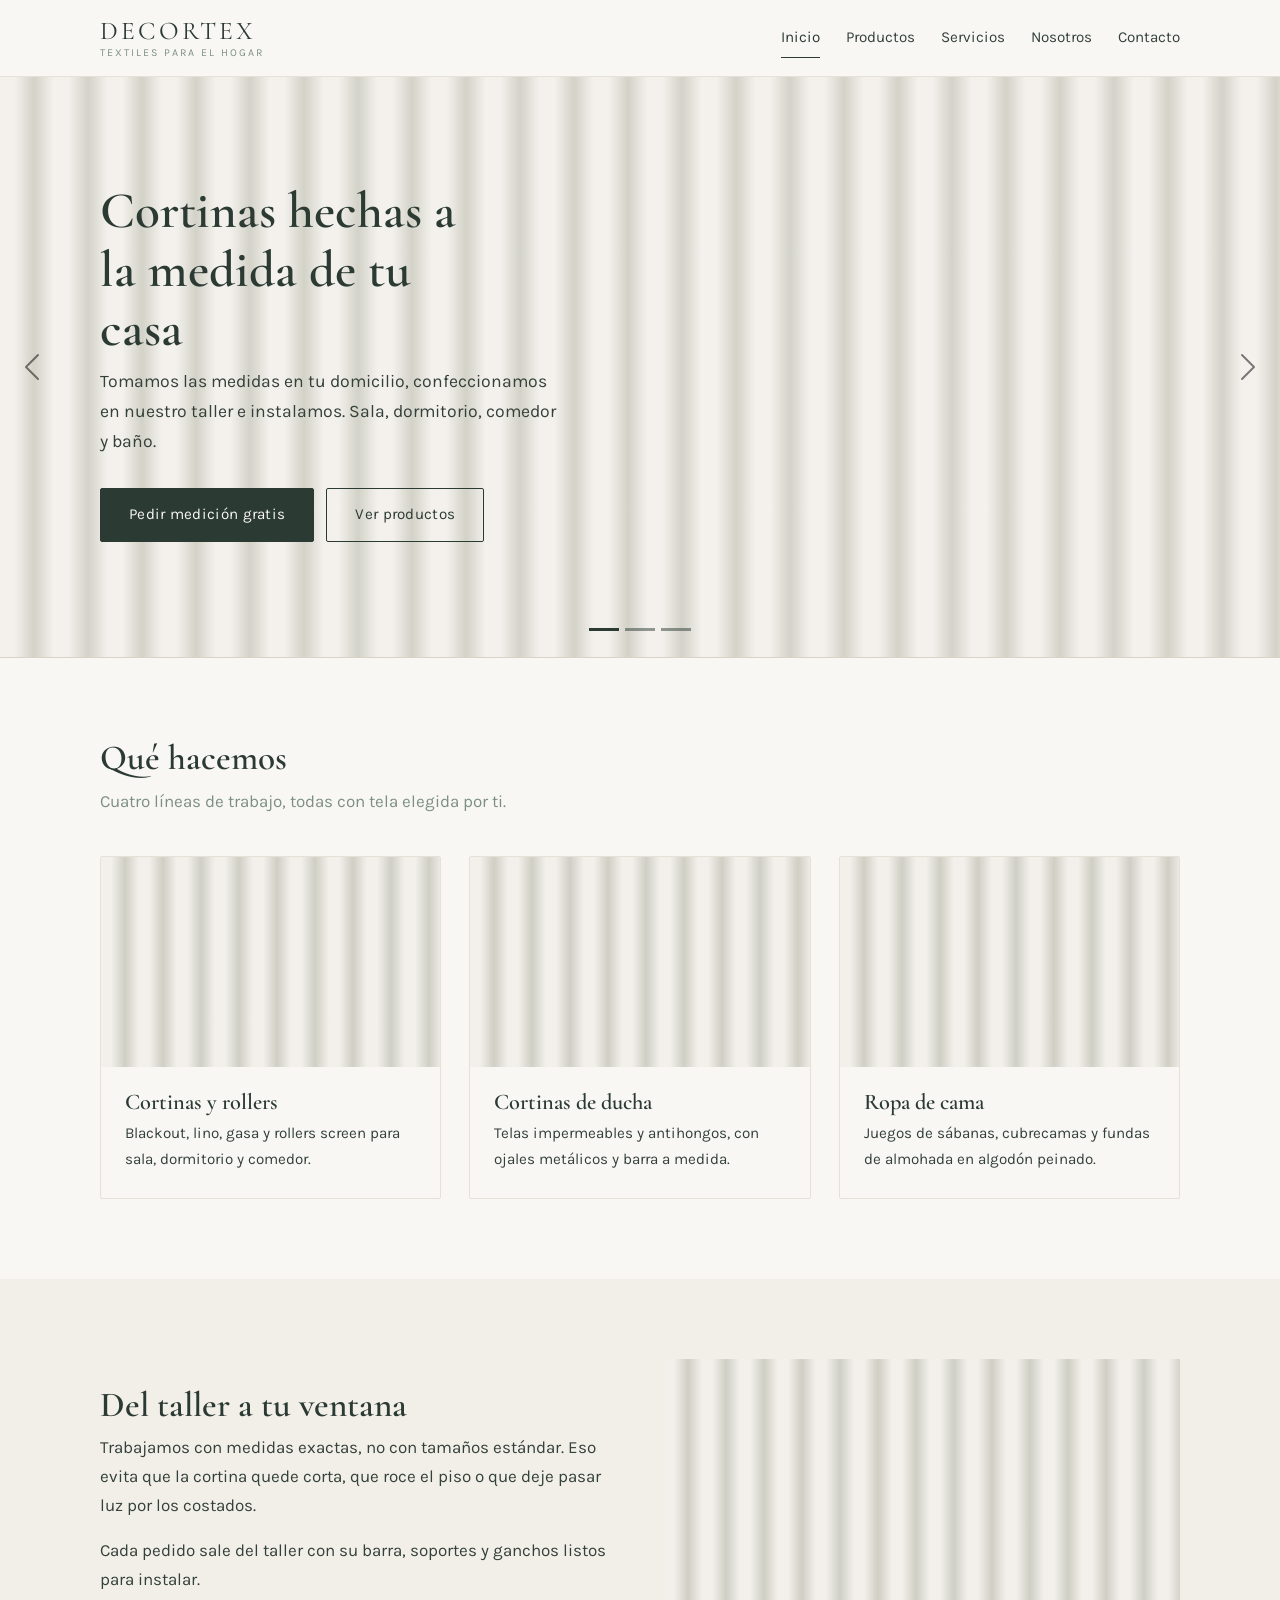
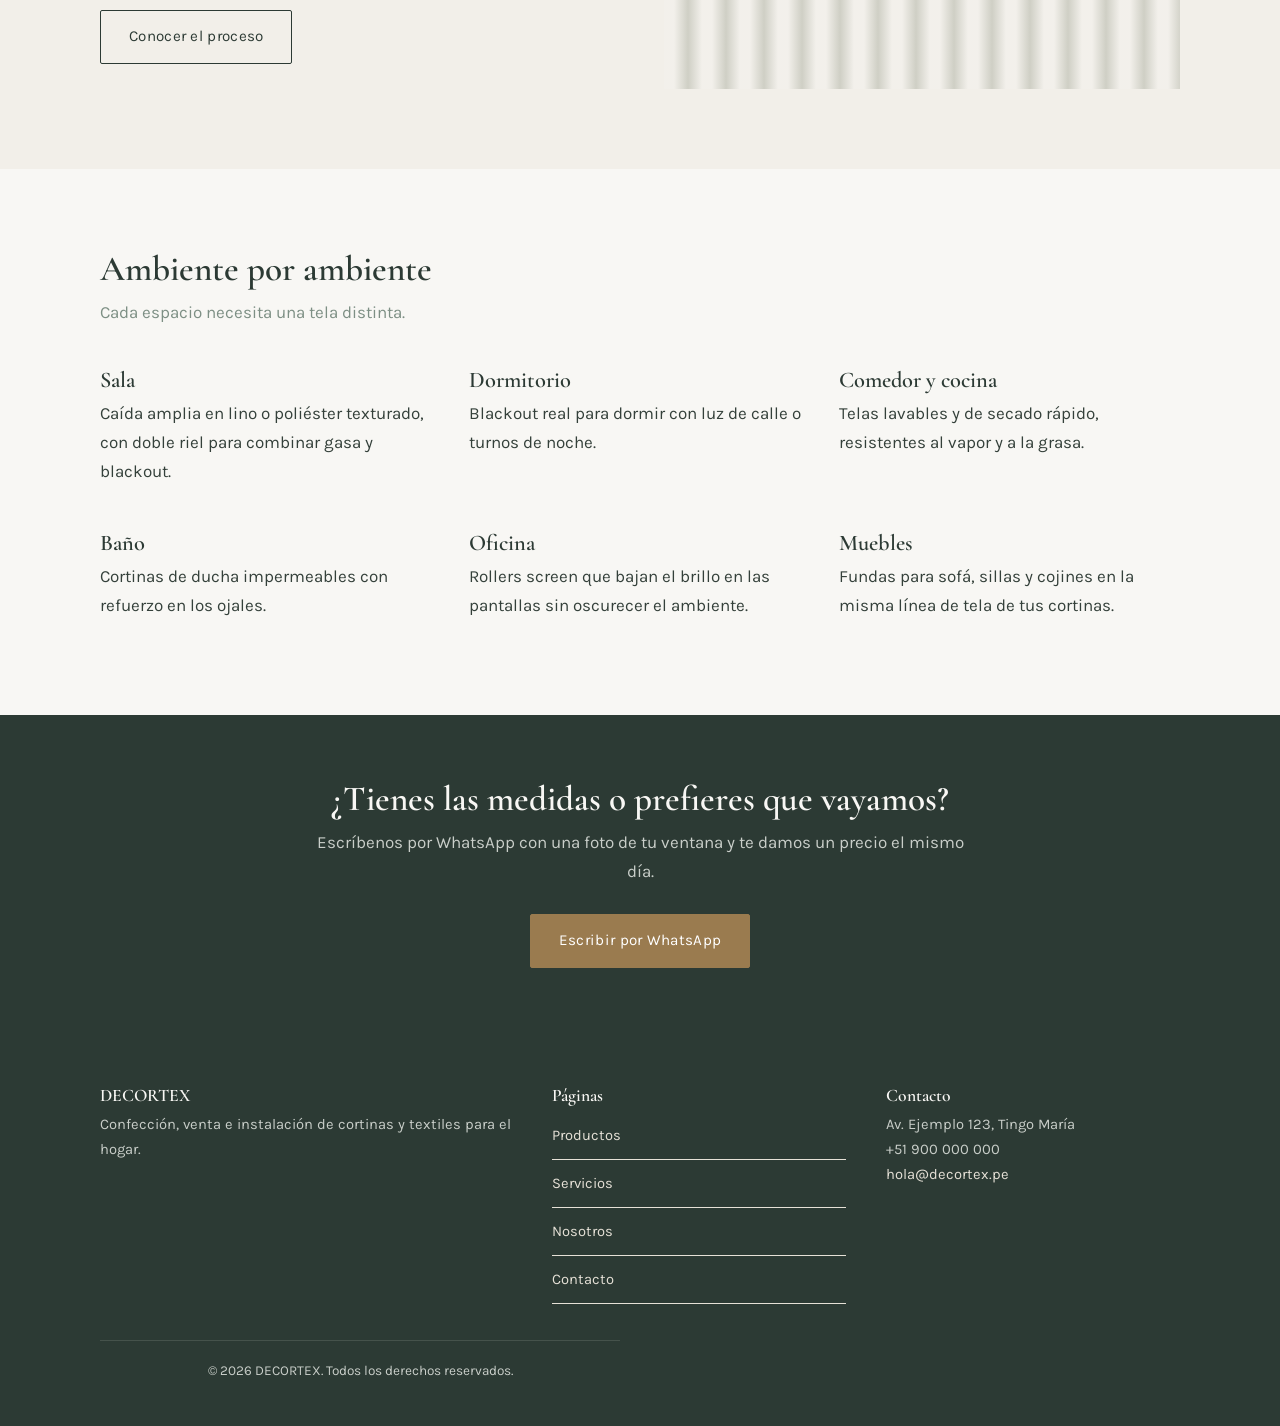
<file: index.html>
<!DOCTYPE html>
<html lang="es">
<head>
  <meta charset="UTF-8">
  <meta name="viewport" content="width=device-width, initial-scale=1.0">
  <title>DECORTEX | Cortinas y textiles para el hogar</title>
  <meta name="description" content="Confección e instalación de cortinas, rollers, sábanas, cortinas de ducha y fundas para muebles.">
  <link rel="preconnect" href="https://fonts.googleapis.com">
  <link rel="preconnect" href="https://fonts.gstatic.com" crossorigin>
  <link href="https://fonts.googleapis.com/css2?family=Cormorant+Garamond:wght@500;600&family=Karla:wght@400;500&display=swap" rel="stylesheet">
  <link href="https://cdn.jsdelivr.net/npm/bootstrap@5.3.3/dist/css/bootstrap.min.css" rel="stylesheet">
  <link rel="stylesheet" href="estilos.css">
</head>
<body>

  <!-- ===== Cabecera con el menú (se repite igual en todas las páginas) ===== -->
  <header class="cabecera">
    <!-- Animación 1: menú plegable (collapse) que se despliega en móvil -->
    <nav class="navbar navbar-expand-md contenedor" aria-label="Principal">
      <a href="index.html" class="logo">DECORTEX<span>TEXTILES PARA EL HOGAR</span></a>
      <button class="navbar-toggler" type="button" data-bs-toggle="collapse" data-bs-target="#menuPrincipal" aria-controls="menuPrincipal" aria-expanded="false" aria-label="Abrir menú">
        <span class="navbar-toggler-icon"></span>
      </button>
      <div class="collapse navbar-collapse justify-content-md-end" id="menuPrincipal">
        <ul class="navbar-nav menu">
            <li class="nav-item"><a class="nav-link active" aria-current="page" href="index.html">Inicio</a></li>
            <li class="nav-item"><a class="nav-link" href="productos.html">Productos</a></li>
            <li class="nav-item"><a class="nav-link" href="servicios.html">Servicios</a></li>
            <li class="nav-item"><a class="nav-link" href="nosotros.html">Nosotros</a></li>
            <li class="nav-item"><a class="nav-link" href="contacto.html">Contacto</a></li>
        </ul>
      </div>
    </nav>
  </header>

  <!-- ===== Animación 2: carrusel con transición de desvanecido ===== -->
  <section id="portadaCarrusel" class="carousel slide carousel-fade portada" data-bs-ride="carousel" data-bs-interval="6000" aria-label="Destacados">
    <div class="carousel-indicators">
      <button type="button" data-bs-target="#portadaCarrusel" data-bs-slide-to="0" class="active" aria-current="true" aria-label="Ir a la diapositiva 1"></button>
      <button type="button" data-bs-target="#portadaCarrusel" data-bs-slide-to="1" aria-label="Ir a la diapositiva 2"></button>
      <button type="button" data-bs-target="#portadaCarrusel" data-bs-slide-to="2" aria-label="Ir a la diapositiva 3"></button>
    </div>

    <div class="carousel-inner">
      <div class="carousel-item active">
        <div class="contenedor portada-texto">
          <h1>Cortinas hechas a la medida de tu casa</h1>
          <p>Tomamos las medidas en tu domicilio, confeccionamos en nuestro taller e instalamos. Sala, dormitorio, comedor y baño.</p>
          <div class="acciones">
            <a href="contacto.html" class="boton">Pedir medición gratis</a>
            <a href="productos.html" class="boton boton-claro">Ver productos</a>
          </div>
        </div>
      </div>

      <div class="carousel-item">
        <div class="contenedor portada-texto">
          <h2 class="titulo-portada">Blackout para dormir de verdad</h2>
          <p>Telas que frenan la luz de la calle y el sol de la mañana, con caída pareja y soportes reforzados.</p>
          <div class="acciones">
            <a href="productos.html" class="boton">Ver cortinas</a>
          </div>
        </div>
      </div>

      <div class="carousel-item">
        <div class="contenedor portada-texto">
          <h2 class="titulo-portada">Baño y ropa de cama a juego</h2>
          <p>Cortinas de ducha impermeables, sábanas y fundas para muebles en la misma paleta que tus cortinas.</p>
          <div class="acciones">
            <a href="productos.html" class="boton">Ver catálogo</a>
          </div>
        </div>
      </div>
    </div>

    <button class="carousel-control-prev d-none d-lg-flex" type="button" data-bs-target="#portadaCarrusel" data-bs-slide="prev">
      <span class="carousel-control-prev-icon" aria-hidden="true"></span>
      <span class="visually-hidden">Anterior</span>
    </button>
    <button class="carousel-control-next d-none d-lg-flex" type="button" data-bs-target="#portadaCarrusel" data-bs-slide="next">
      <span class="carousel-control-next-icon" aria-hidden="true"></span>
      <span class="visually-hidden">Siguiente</span>
    </button>
  </section>

  <!-- ===== Categorías principales ===== -->
  <section class="seccion">
    <div class="contenedor">
      <h2 class="titulo-seccion">Qué hacemos</h2>
      <p class="bajada">Cuatro líneas de trabajo, todas con tela elegida por ti.</p>

      <div class="grilla-3">
        <article class="tarjeta">
          <div class="foto"></div>
          <div class="tarjeta-texto">
            <h3>Cortinas y rollers</h3>
            <p>Blackout, lino, gasa y rollers screen para sala, dormitorio y comedor.</p>
          </div>
        </article>

        <article class="tarjeta">
          <div class="foto"></div>
          <div class="tarjeta-texto">
            <h3>Cortinas de ducha</h3>
            <p>Telas impermeables y antihongos, con ojales metálicos y barra a medida.</p>
          </div>
        </article>

        <article class="tarjeta">
          <div class="foto"></div>
          <div class="tarjeta-texto">
            <h3>Ropa de cama</h3>
            <p>Juegos de sábanas, cubrecamas y fundas de almohada en algodón peinado.</p>
          </div>
        </article>
      </div>
    </div>
  </section>

  <!-- ===== Bloque de texto + imagen ===== -->
  <section class="seccion seccion-arena">
    <div class="contenedor grilla-2">
      <div>
        <h2>Del taller a tu ventana</h2>
        <p>Trabajamos con medidas exactas, no con tamaños estándar. Eso evita que la cortina quede corta, que roce el piso o que deje pasar luz por los costados.</p>
        <p>Cada pedido sale del taller con su barra, soportes y ganchos listos para instalar.</p>
        <a href="servicios.html" class="boton boton-claro">Conocer el proceso</a>
      </div>
      <div class="foto foto-alta"></div>
    </div>
  </section>

  <!-- ===== Ambientes ===== -->
  <section class="seccion">
    <div class="contenedor">
      <h2 class="titulo-seccion">Ambiente por ambiente</h2>
      <p class="bajada">Cada espacio necesita una tela distinta.</p>

      <div class="grilla-3">
        <div>
          <h3>Sala</h3>
          <p>Caída amplia en lino o poliéster texturado, con doble riel para combinar gasa y blackout.</p>
        </div>
        <div>
          <h3>Dormitorio</h3>
          <p>Blackout real para dormir con luz de calle o turnos de noche.</p>
        </div>
        <div>
          <h3>Comedor y cocina</h3>
          <p>Telas lavables y de secado rápido, resistentes al vapor y a la grasa.</p>
        </div>
        <div>
          <h3>Baño</h3>
          <p>Cortinas de ducha impermeables con refuerzo en los ojales.</p>
        </div>
        <div>
          <h3>Oficina</h3>
          <p>Rollers screen que bajan el brillo en las pantallas sin oscurecer el ambiente.</p>
        </div>
        <div>
          <h3>Muebles</h3>
          <p>Fundas para sofá, sillas y cojines en la misma línea de tela de tus cortinas.</p>
        </div>
      </div>
    </div>
  </section>

  <!-- ===== Llamada a la acción ===== -->
  <section class="franja">
    <div class="contenedor">
      <h2>¿Tienes las medidas o prefieres que vayamos?</h2>
      <p>Escríbenos por WhatsApp con una foto de tu ventana y te damos un precio el mismo día.</p>
      <a href="contacto.html" class="boton">Escribir por WhatsApp</a>
    </div>
  </section>

  <!-- ===== Pie de página (se repite igual en todas las páginas) ===== -->
  <footer class="pie">
    <div class="contenedor">
      <div class="pie-columnas">
        <div>
          <h3>DECORTEX</h3>
          <p>Confección, venta e instalación de cortinas y textiles para el hogar.</p>
        </div>
        <div>
          <h3>Páginas</h3>
          <ul class="lista-limpia">
            <li><a href="productos.html">Productos</a></li>
            <li><a href="servicios.html">Servicios</a></li>
            <li><a href="nosotros.html">Nosotros</a></li>
            <li><a href="contacto.html">Contacto</a></li>
          </ul>
        </div>
        <div>
          <h3>Contacto</h3>
          <p>
            Av. Ejemplo 123, Tingo María<br>
            +51 900 000 000<br>
            <a href="mailto:hola@decortex.pe">hola@decortex.pe</a>
          </p>
        </div>
      </div>
      <p class="pie-final">© 2026 DECORTEX. Todos los derechos reservados.</p>
    </div>
  </footer>

  <script src="https://cdn.jsdelivr.net/npm/bootstrap@5.3.3/dist/js/bootstrap.bundle.min.js"></script>
</body>
</html>
</file>
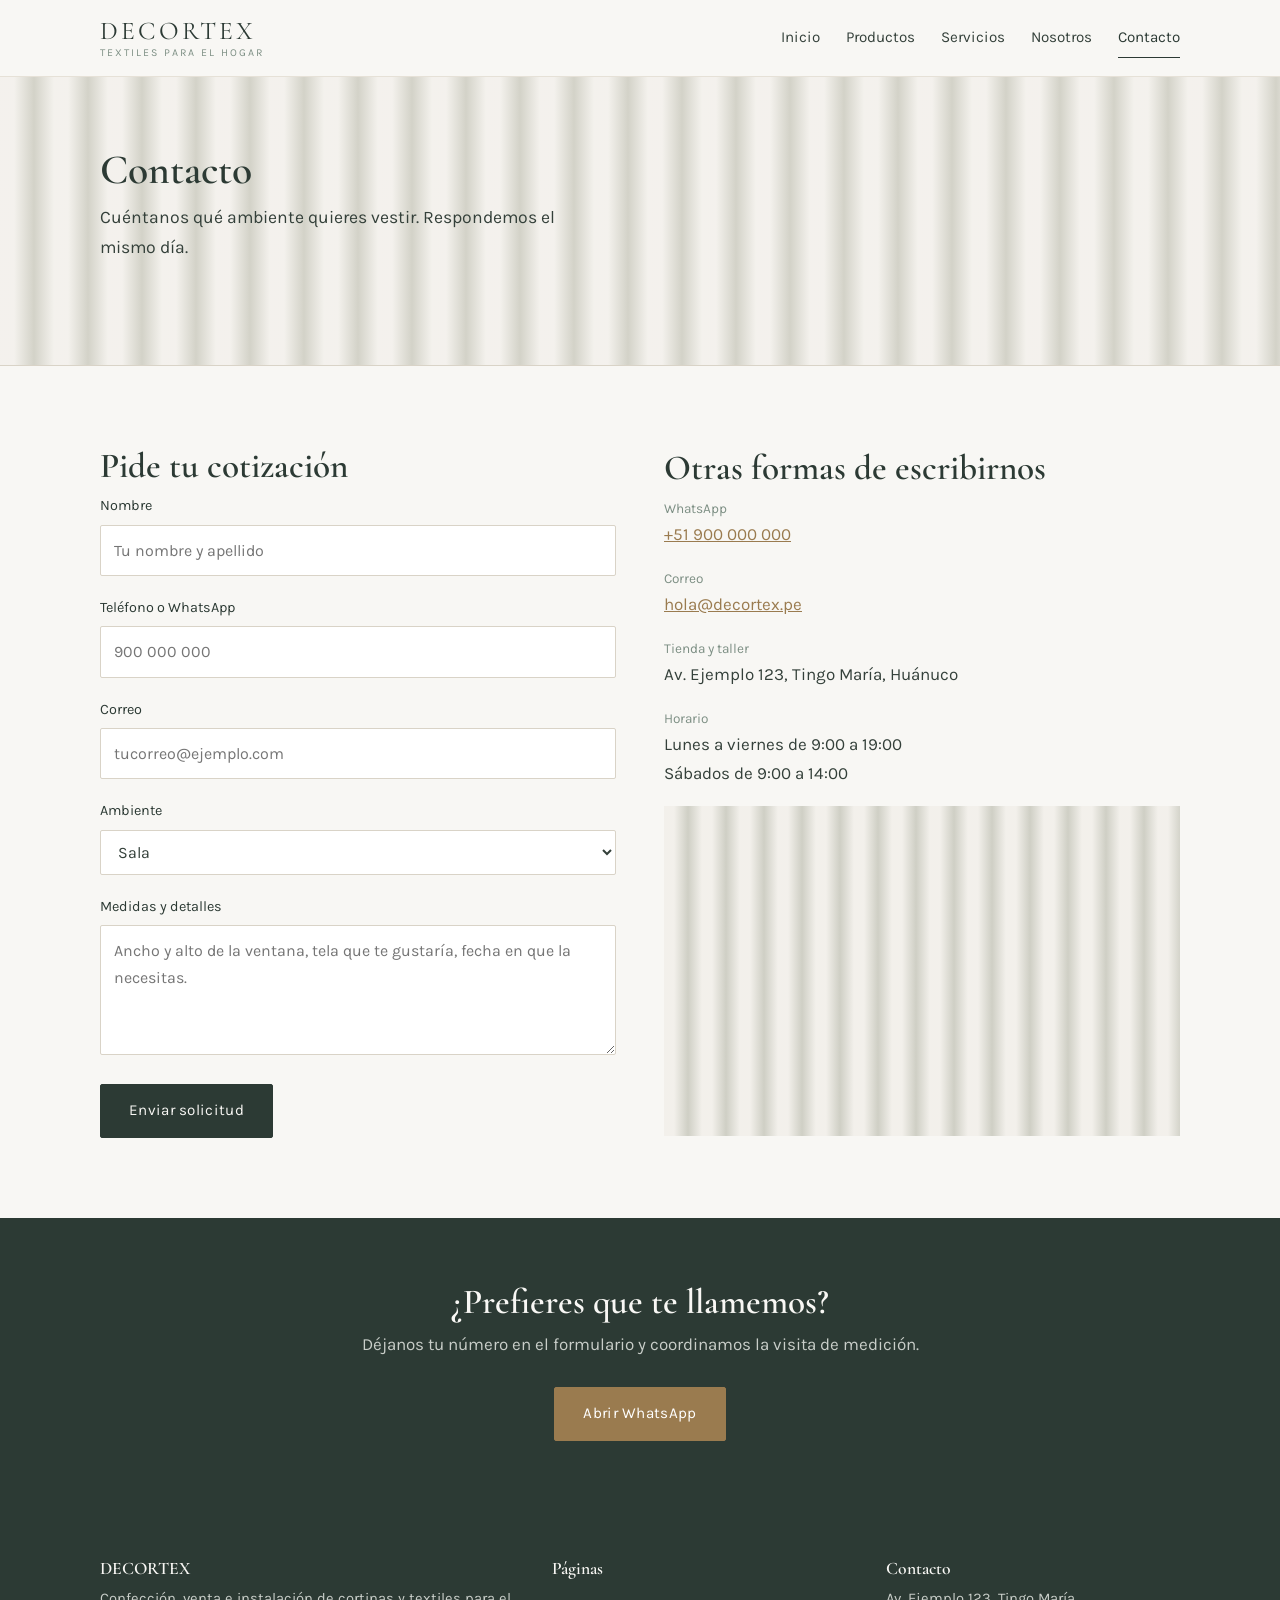
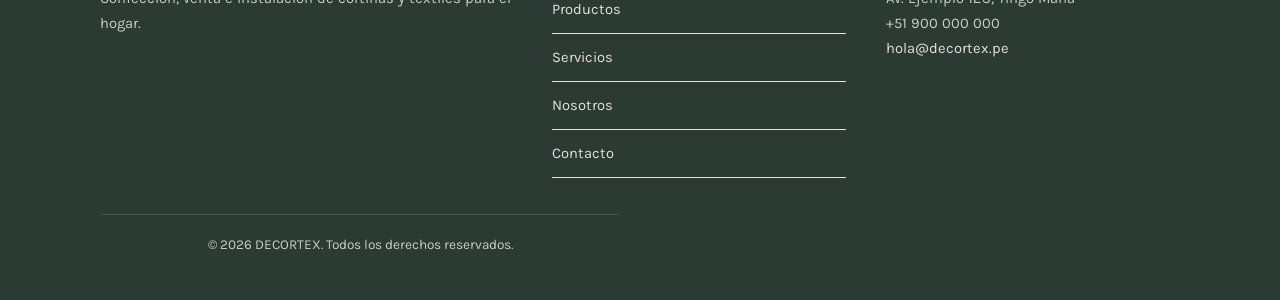
<file: contacto.html>
<!DOCTYPE html>
<html lang="es">
<head>
  <meta charset="UTF-8">
  <meta name="viewport" content="width=device-width, initial-scale=1.0">
  <title>Contacto | DECORTEX</title>
  <meta name="description" content="Pide tu cotización de cortinas: teléfono, WhatsApp, correo y formulario.">
  <link rel="preconnect" href="https://fonts.googleapis.com">
  <link rel="preconnect" href="https://fonts.gstatic.com" crossorigin>
  <link href="https://fonts.googleapis.com/css2?family=Cormorant+Garamond:wght@500;600&family=Karla:wght@400;500&display=swap" rel="stylesheet">
  <link href="https://cdn.jsdelivr.net/npm/bootstrap@5.3.3/dist/css/bootstrap.min.css" rel="stylesheet">
  <link rel="stylesheet" href="estilos.css">
</head>
<body>

  <header class="cabecera">
    <!-- Animación 1: menú plegable (collapse) que se despliega en móvil -->
    <nav class="navbar navbar-expand-md contenedor" aria-label="Principal">
      <a href="index.html" class="logo">DECORTEX<span>TEXTILES PARA EL HOGAR</span></a>
      <button class="navbar-toggler" type="button" data-bs-toggle="collapse" data-bs-target="#menuPrincipal" aria-controls="menuPrincipal" aria-expanded="false" aria-label="Abrir menú">
        <span class="navbar-toggler-icon"></span>
      </button>
      <div class="collapse navbar-collapse justify-content-md-end" id="menuPrincipal">
        <ul class="navbar-nav menu">
            <li class="nav-item"><a class="nav-link" href="index.html">Inicio</a></li>
            <li class="nav-item"><a class="nav-link" href="productos.html">Productos</a></li>
            <li class="nav-item"><a class="nav-link" href="servicios.html">Servicios</a></li>
            <li class="nav-item"><a class="nav-link" href="nosotros.html">Nosotros</a></li>
            <li class="nav-item"><a class="nav-link active" aria-current="page" href="contacto.html">Contacto</a></li>
        </ul>
      </div>
    </nav>
  </header>

  <section class="portada portada-interior">
    <div class="contenedor portada-texto">
      <h1>Contacto</h1>
      <p>Cuéntanos qué ambiente quieres vestir. Respondemos el mismo día.</p>
    </div>
  </section>

  <section class="seccion">
    <div class="contenedor grilla-2">

      <!-- ===== Formulario =====
           action="#" significa que el formulario no se envía a ningún lado.
           Para que funcione, reemplaza # por la URL de tu script de envío. -->
      <div>
        <h2>Pide tu cotización</h2>
        <form class="formulario" action="#" method="post">

          <label for="nombre">Nombre</label>
          <input type="text" id="nombre" name="nombre" placeholder="Tu nombre y apellido" required>

          <label for="telefono">Teléfono o WhatsApp</label>
          <input type="tel" id="telefono" name="telefono" placeholder="900 000 000" required>

          <label for="correo">Correo</label>
          <input type="email" id="correo" name="correo" placeholder="tucorreo@ejemplo.com">

          <label for="ambiente">Ambiente</label>
          <select id="ambiente" name="ambiente">
            <option value="sala">Sala</option>
            <option value="dormitorio">Dormitorio</option>
            <option value="comedor">Comedor o cocina</option>
            <option value="bano">Baño</option>
            <option value="oficina">Oficina</option>
            <option value="otro">Otro</option>
          </select>

          <label for="mensaje">Medidas y detalles</label>
          <textarea id="mensaje" name="mensaje" placeholder="Ancho y alto de la ventana, tela que te gustaría, fecha en que la necesitas."></textarea>

          <button type="submit" class="boton">Enviar solicitud</button>
        </form>
      </div>

      <!-- ===== Datos de contacto ===== -->
      <div class="datos-contacto">
        <h2>Otras formas de escribirnos</h2>

        <p>
          <span class="dato-titulo">WhatsApp</span>
          <a href="https://wa.me/51900000000">+51 900 000 000</a>
        </p>

        <p>
          <span class="dato-titulo">Correo</span>
          <a href="mailto:hola@decortex.pe">hola@decortex.pe</a>
        </p>

        <p>
          <span class="dato-titulo">Tienda y taller</span>
          Av. Ejemplo 123, Tingo María, Huánuco
        </p>

        <p>
          <span class="dato-titulo">Horario</span>
          Lunes a viernes de 9:00 a 19:00<br>
          Sábados de 9:00 a 14:00
        </p>

        <div class="foto foto-alta"></div>
      </div>

    </div>
  </section>

  <section class="franja">
    <div class="contenedor">
      <h2>¿Prefieres que te llamemos?</h2>
      <p>Déjanos tu número en el formulario y coordinamos la visita de medición.</p>
      <a href="https://wa.me/51900000000" class="boton">Abrir WhatsApp</a>
    </div>
  </section>

  <footer class="pie">
    <div class="contenedor">
      <div class="pie-columnas">
        <div>
          <h3>DECORTEX</h3>
          <p>Confección, venta e instalación de cortinas y textiles para el hogar.</p>
        </div>
        <div>
          <h3>Páginas</h3>
          <ul class="lista-limpia">
            <li><a href="productos.html">Productos</a></li>
            <li><a href="servicios.html">Servicios</a></li>
            <li><a href="nosotros.html">Nosotros</a></li>
            <li><a href="contacto.html">Contacto</a></li>
          </ul>
        </div>
        <div>
          <h3>Contacto</h3>
          <p>
            Av. Ejemplo 123, Tingo María<br>
            +51 900 000 000<br>
            <a href="mailto:hola@decortex.pe">hola@decortex.pe</a>
          </p>
        </div>
      </div>
      <p class="pie-final">© 2026 DECORTEX. Todos los derechos reservados.</p>
    </div>
  </footer>

  <script src="https://cdn.jsdelivr.net/npm/bootstrap@5.3.3/dist/js/bootstrap.bundle.min.js"></script>
</body>
</html>
</file>
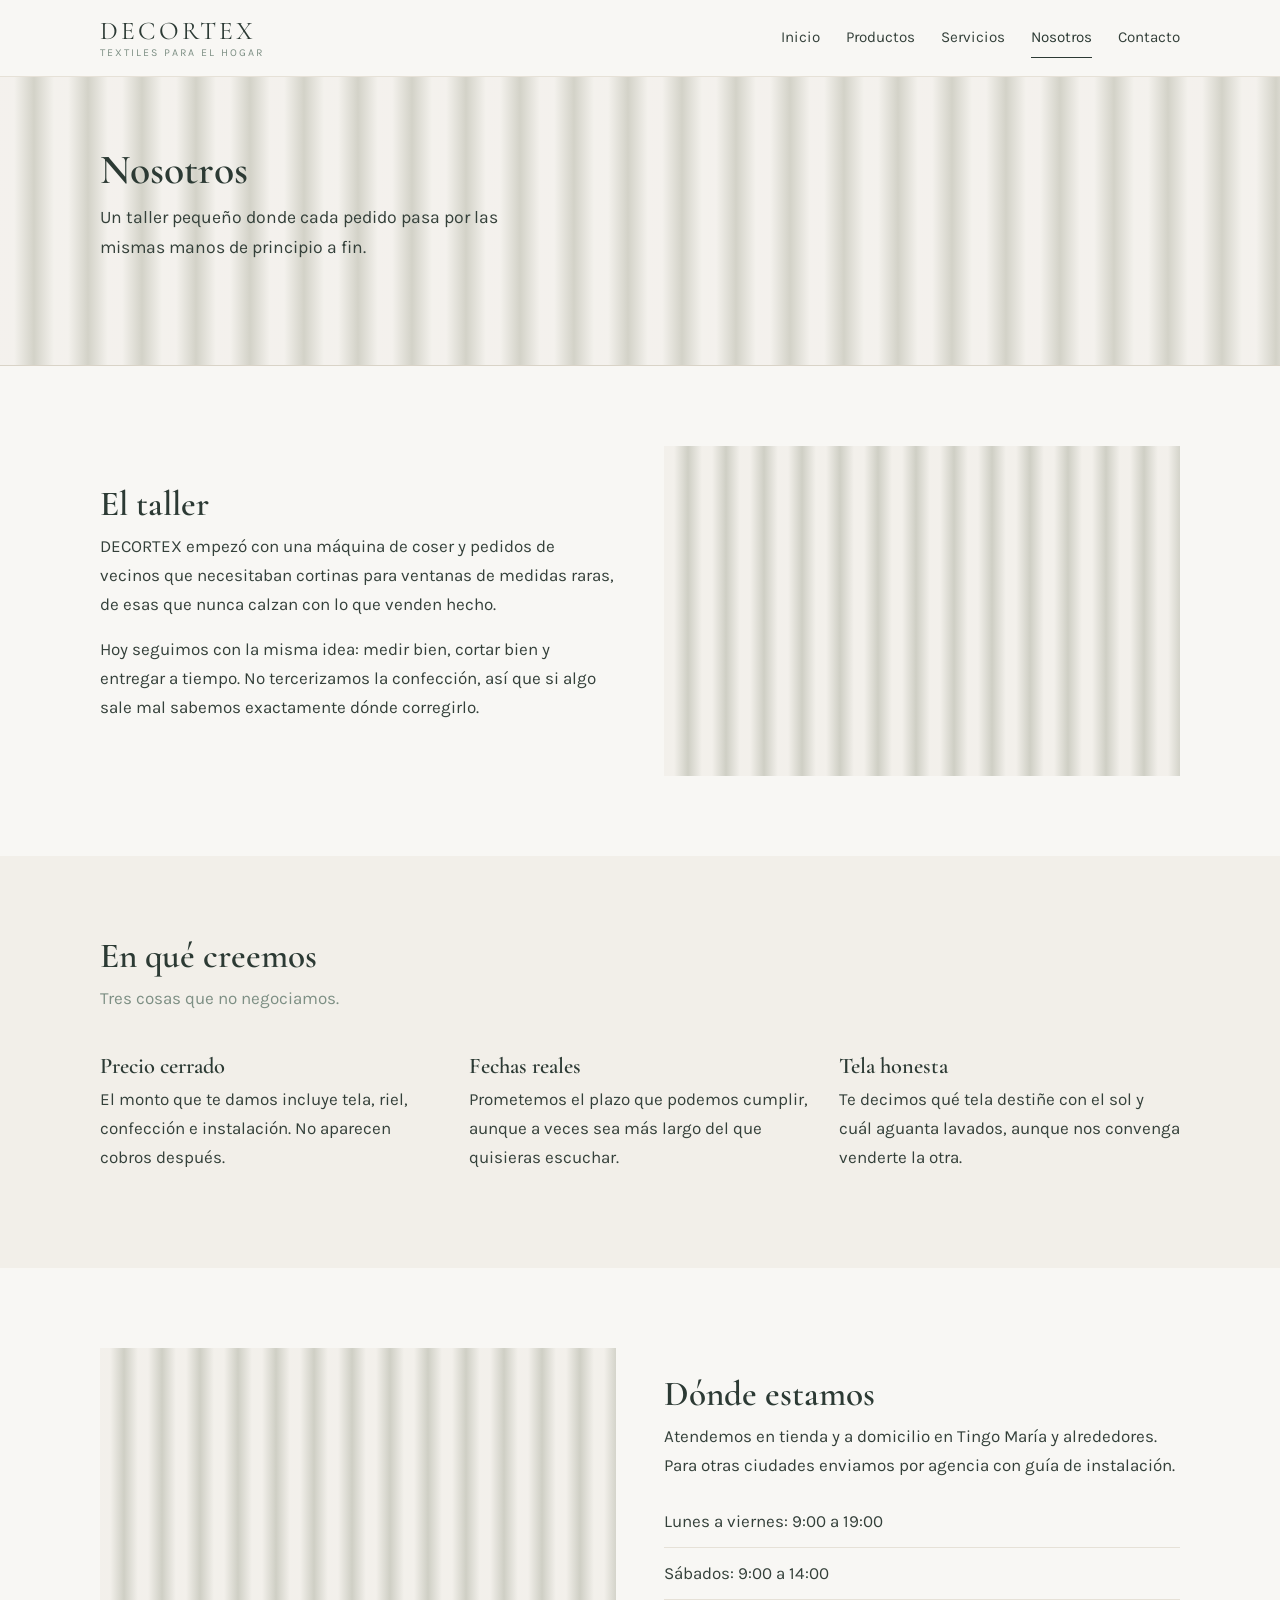
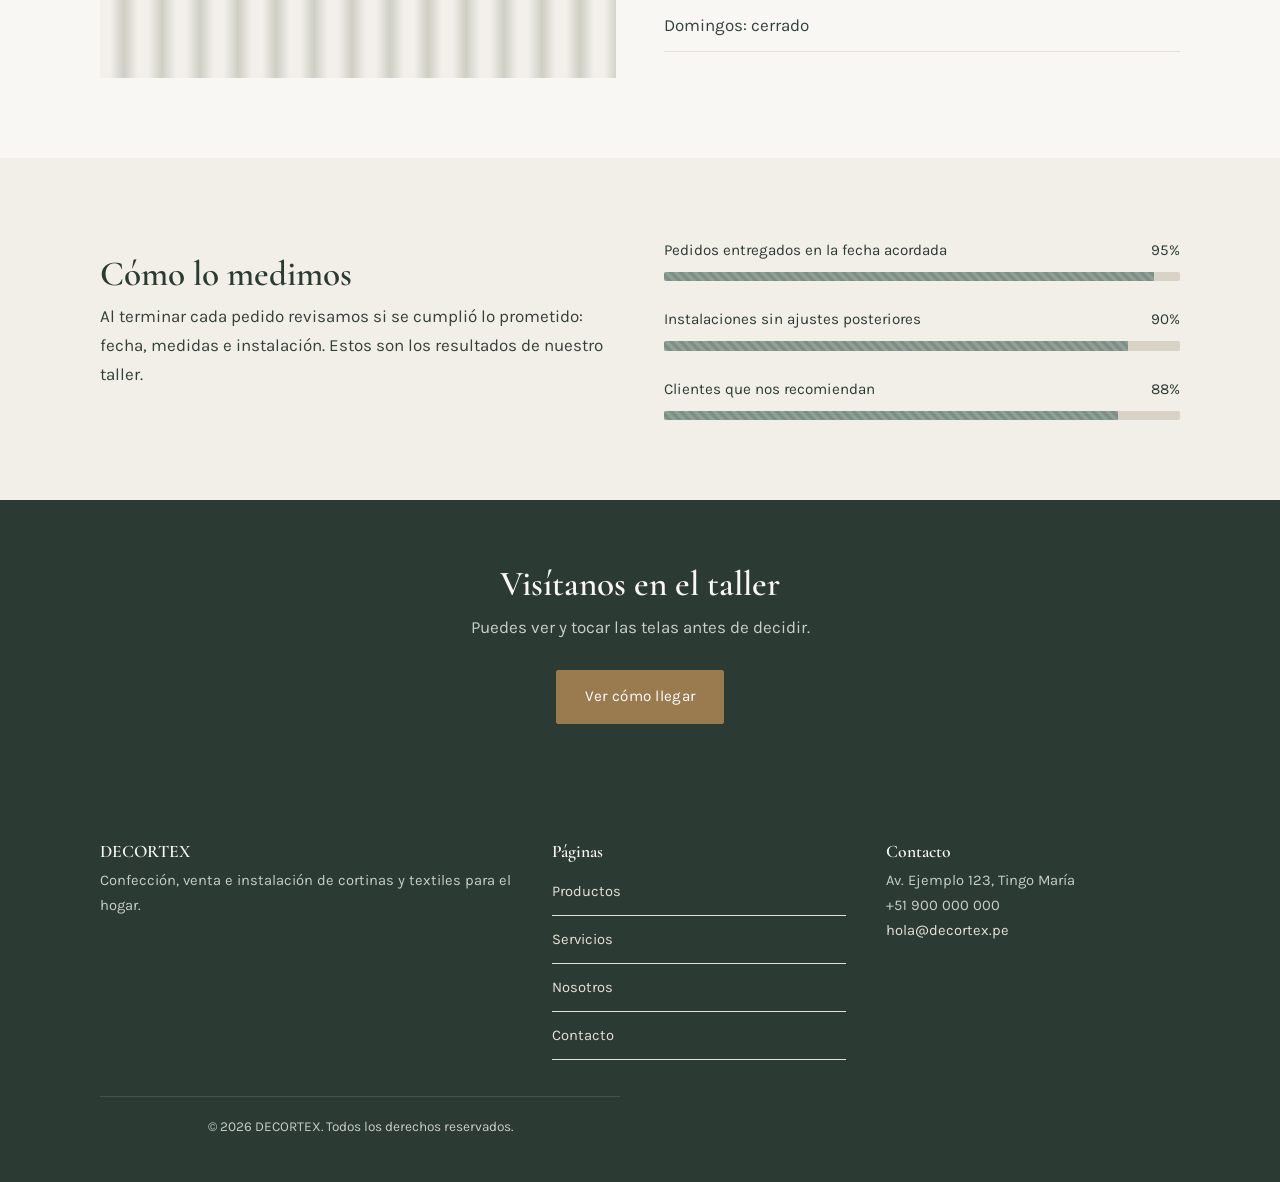
<file: nosotros.html>
<!DOCTYPE html>
<html lang="es">
<head>
  <meta charset="UTF-8">
  <meta name="viewport" content="width=device-width, initial-scale=1.0">
  <title>Nosotros | DECORTEX</title>
  <meta name="description" content="Taller familiar de confección de cortinas y textiles para el hogar.">
  <link rel="preconnect" href="https://fonts.googleapis.com">
  <link rel="preconnect" href="https://fonts.gstatic.com" crossorigin>
  <link href="https://fonts.googleapis.com/css2?family=Cormorant+Garamond:wght@500;600&family=Karla:wght@400;500&display=swap" rel="stylesheet">
  <link href="https://cdn.jsdelivr.net/npm/bootstrap@5.3.3/dist/css/bootstrap.min.css" rel="stylesheet">
  <link rel="stylesheet" href="estilos.css">
</head>
<body>

  <header class="cabecera">
    <!-- Animación 1: menú plegable (collapse) que se despliega en móvil -->
    <nav class="navbar navbar-expand-md contenedor" aria-label="Principal">
      <a href="index.html" class="logo">DECORTEX<span>TEXTILES PARA EL HOGAR</span></a>
      <button class="navbar-toggler" type="button" data-bs-toggle="collapse" data-bs-target="#menuPrincipal" aria-controls="menuPrincipal" aria-expanded="false" aria-label="Abrir menú">
        <span class="navbar-toggler-icon"></span>
      </button>
      <div class="collapse navbar-collapse justify-content-md-end" id="menuPrincipal">
        <ul class="navbar-nav menu">
            <li class="nav-item"><a class="nav-link" href="index.html">Inicio</a></li>
            <li class="nav-item"><a class="nav-link" href="productos.html">Productos</a></li>
            <li class="nav-item"><a class="nav-link" href="servicios.html">Servicios</a></li>
            <li class="nav-item"><a class="nav-link active" aria-current="page" href="nosotros.html">Nosotros</a></li>
            <li class="nav-item"><a class="nav-link" href="contacto.html">Contacto</a></li>
        </ul>
      </div>
    </nav>
  </header>

  <section class="portada portada-interior">
    <div class="contenedor portada-texto">
      <h1>Nosotros</h1>
      <p>Un taller pequeño donde cada pedido pasa por las mismas manos de principio a fin.</p>
    </div>
  </section>

  <section class="seccion">
    <div class="contenedor grilla-2">
      <div>
        <h2>El taller</h2>
        <p>DECORTEX empezó con una máquina de coser y pedidos de vecinos que necesitaban cortinas para ventanas de medidas raras, de esas que nunca calzan con lo que venden hecho.</p>
        <p>Hoy seguimos con la misma idea: medir bien, cortar bien y entregar a tiempo. No tercerizamos la confección, así que si algo sale mal sabemos exactamente dónde corregirlo.</p>
      </div>
      <div class="foto foto-alta"></div>
    </div>
  </section>

  <section class="seccion seccion-arena">
    <div class="contenedor">
      <h2 class="titulo-seccion">En qué creemos</h2>
      <p class="bajada">Tres cosas que no negociamos.</p>

      <div class="grilla-3">
        <div>
          <h3>Precio cerrado</h3>
          <p>El monto que te damos incluye tela, riel, confección e instalación. No aparecen cobros después.</p>
        </div>
        <div>
          <h3>Fechas reales</h3>
          <p>Prometemos el plazo que podemos cumplir, aunque a veces sea más largo del que quisieras escuchar.</p>
        </div>
        <div>
          <h3>Tela honesta</h3>
          <p>Te decimos qué tela destiñe con el sol y cuál aguanta lavados, aunque nos convenga venderte la otra.</p>
        </div>
      </div>
    </div>
  </section>

  <section class="seccion">
    <div class="contenedor grilla-2">
      <div class="foto foto-alta"></div>
      <div>
        <h2>Dónde estamos</h2>
        <p>Atendemos en tienda y a domicilio en Tingo María y alrededores. Para otras ciudades enviamos por agencia con guía de instalación.</p>
        <ul class="lista-limpia">
          <li>Lunes a viernes: 9:00 a 19:00</li>
          <li>Sábados: 9:00 a 14:00</li>
          <li>Domingos: cerrado</li>
        </ul>
      </div>
    </div>
  </section>

  <!-- ===== Animación 5: barras de progreso con rayas animadas =====
       Los porcentajes son de EJEMPLO: cámbialos por los datos reales del taller. -->
  <section class="seccion seccion-arena">
    <div class="contenedor grilla-2">
      <div>
        <h2>Cómo lo medimos</h2>
        <p>Al terminar cada pedido revisamos si se cumplió lo prometido: fecha, medidas e instalación. Estos son los resultados de nuestro taller.</p>
      </div>
      <div>
        <div class="indicador-bloque">
          <div class="indicador"><span>Pedidos entregados en la fecha acordada</span><span>95%</span></div>
          <div class="progress" role="progressbar" aria-label="Pedidos entregados en la fecha acordada" aria-valuenow="95" aria-valuemin="0" aria-valuemax="100">
            <div class="progress-bar progress-bar-striped progress-bar-animated" style="width: 95%"></div>
          </div>
        </div>

        <div class="indicador-bloque">
          <div class="indicador"><span>Instalaciones sin ajustes posteriores</span><span>90%</span></div>
          <div class="progress" role="progressbar" aria-label="Instalaciones sin ajustes posteriores" aria-valuenow="90" aria-valuemin="0" aria-valuemax="100">
            <div class="progress-bar progress-bar-striped progress-bar-animated" style="width: 90%"></div>
          </div>
        </div>

        <div class="indicador-bloque">
          <div class="indicador"><span>Clientes que nos recomiendan</span><span>88%</span></div>
          <div class="progress" role="progressbar" aria-label="Clientes que nos recomiendan" aria-valuenow="88" aria-valuemin="0" aria-valuemax="100">
            <div class="progress-bar progress-bar-striped progress-bar-animated" style="width: 88%"></div>
          </div>
        </div>
      </div>
    </div>
  </section>

  <section class="franja">
    <div class="contenedor">
      <h2>Visítanos en el taller</h2>
      <p>Puedes ver y tocar las telas antes de decidir.</p>
      <a href="contacto.html" class="boton">Ver cómo llegar</a>
    </div>
  </section>

  <footer class="pie">
    <div class="contenedor">
      <div class="pie-columnas">
        <div>
          <h3>DECORTEX</h3>
          <p>Confección, venta e instalación de cortinas y textiles para el hogar.</p>
        </div>
        <div>
          <h3>Páginas</h3>
          <ul class="lista-limpia">
            <li><a href="productos.html">Productos</a></li>
            <li><a href="servicios.html">Servicios</a></li>
            <li><a href="nosotros.html">Nosotros</a></li>
            <li><a href="contacto.html">Contacto</a></li>
          </ul>
        </div>
        <div>
          <h3>Contacto</h3>
          <p>
            Av. Ejemplo 123, Tingo María<br>
            +51 900 000 000<br>
            <a href="mailto:hola@decortex.pe">hola@decortex.pe</a>
          </p>
        </div>
      </div>
      <p class="pie-final">© 2026 DECORTEX. Todos los derechos reservados.</p>
    </div>
  </footer>

  <script src="https://cdn.jsdelivr.net/npm/bootstrap@5.3.3/dist/js/bootstrap.bundle.min.js"></script>
</body>
</html>
</file>
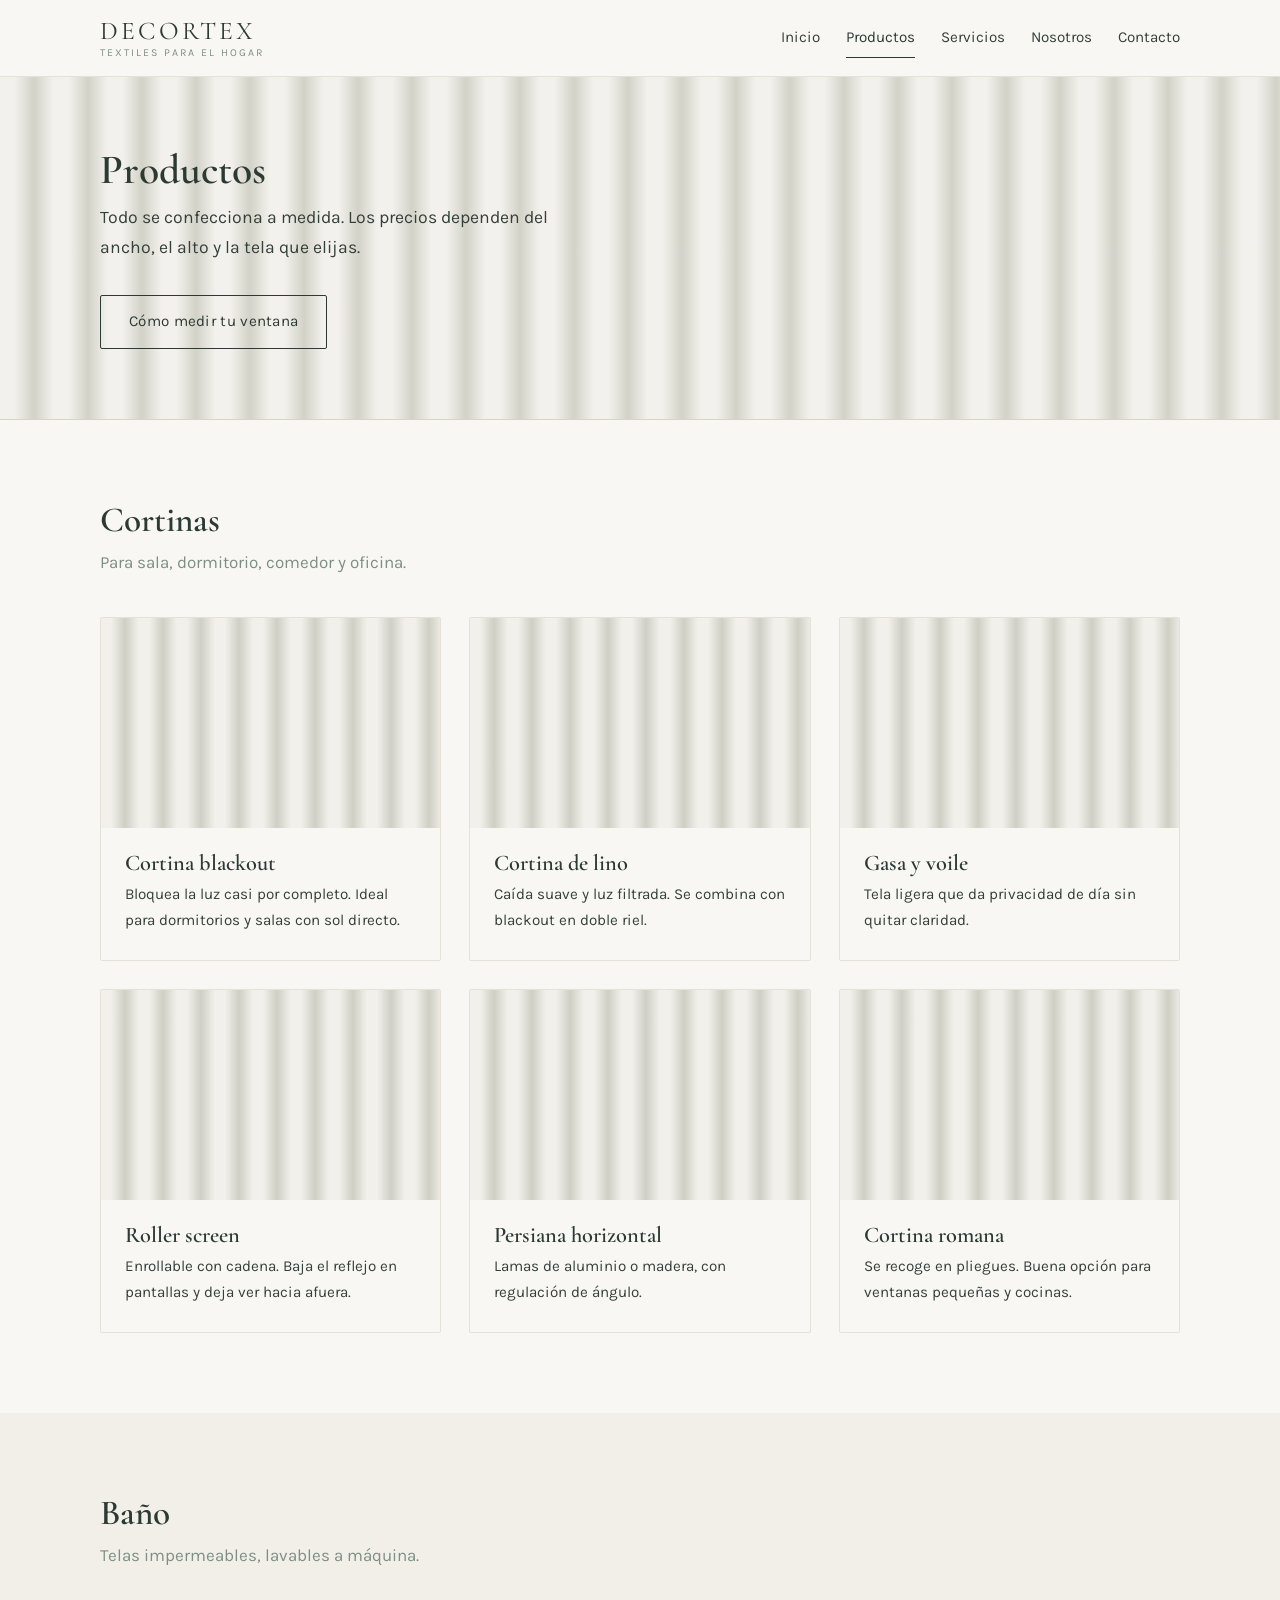
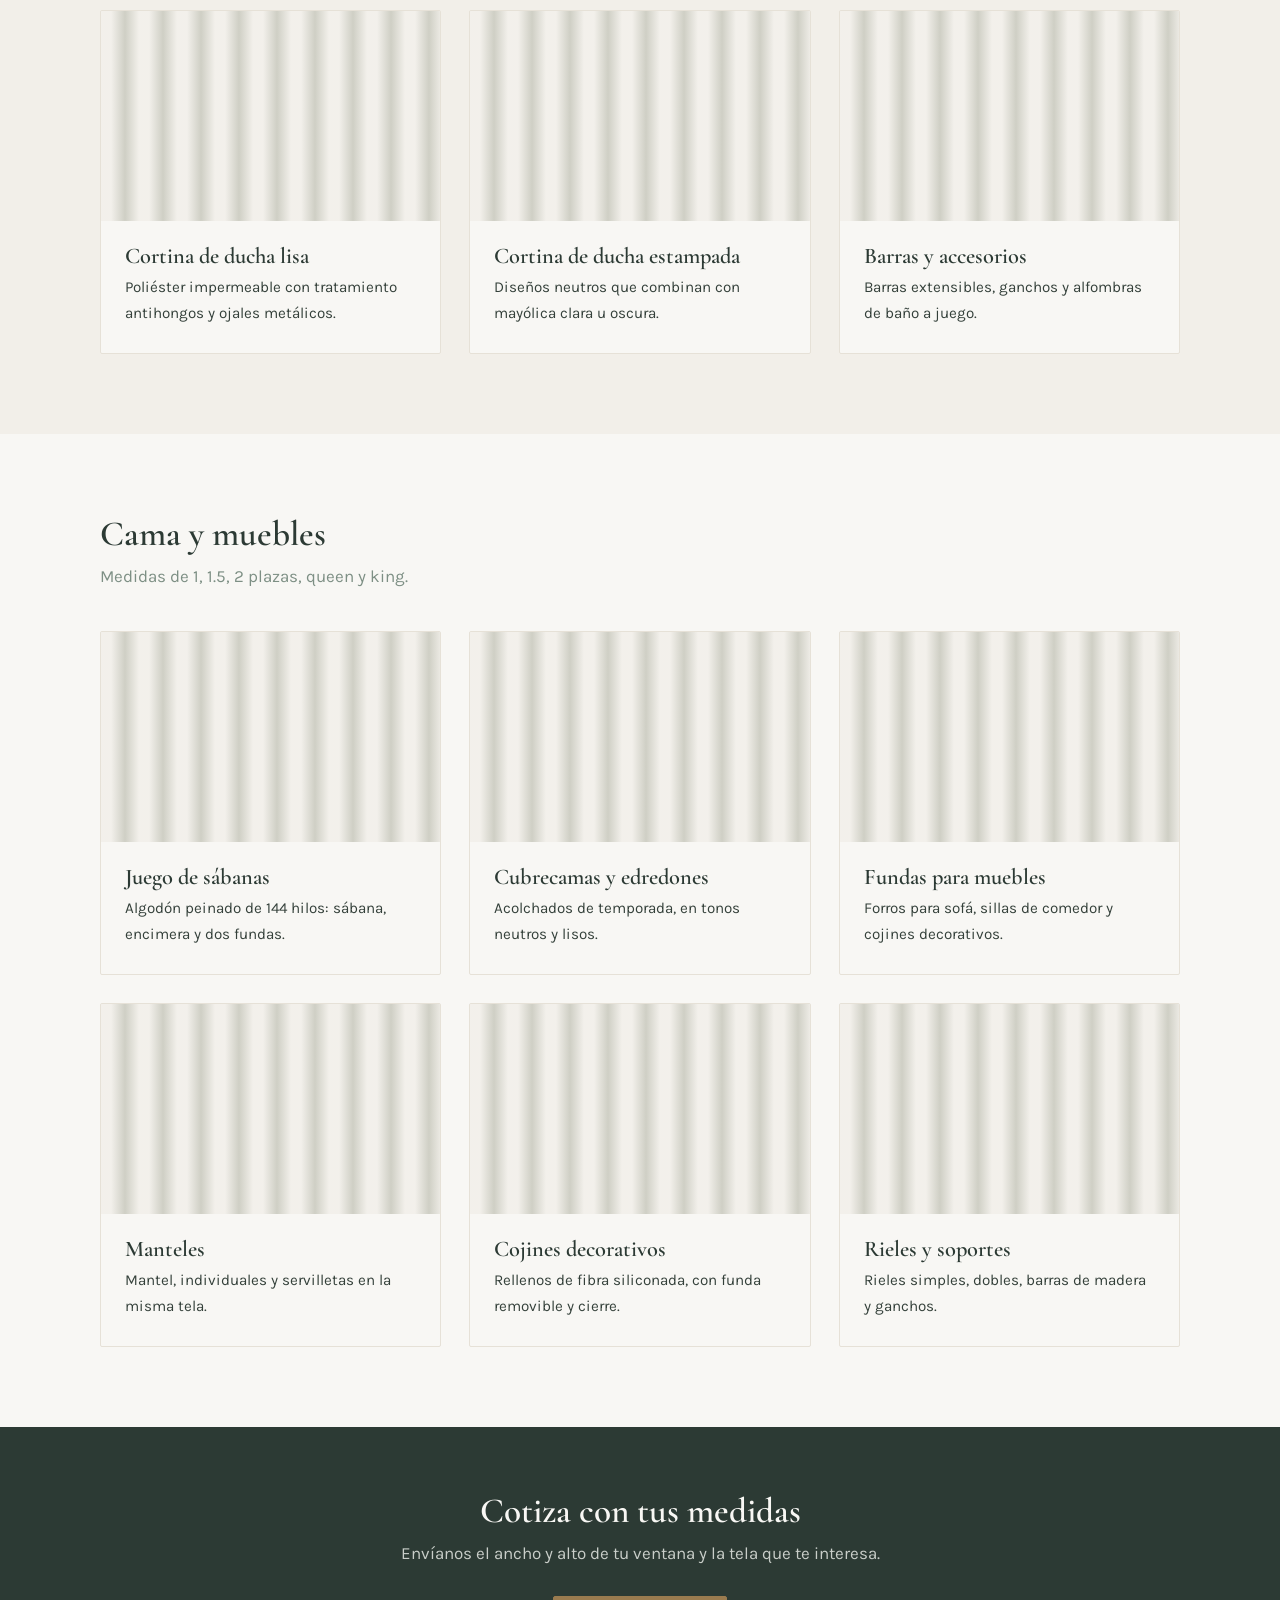
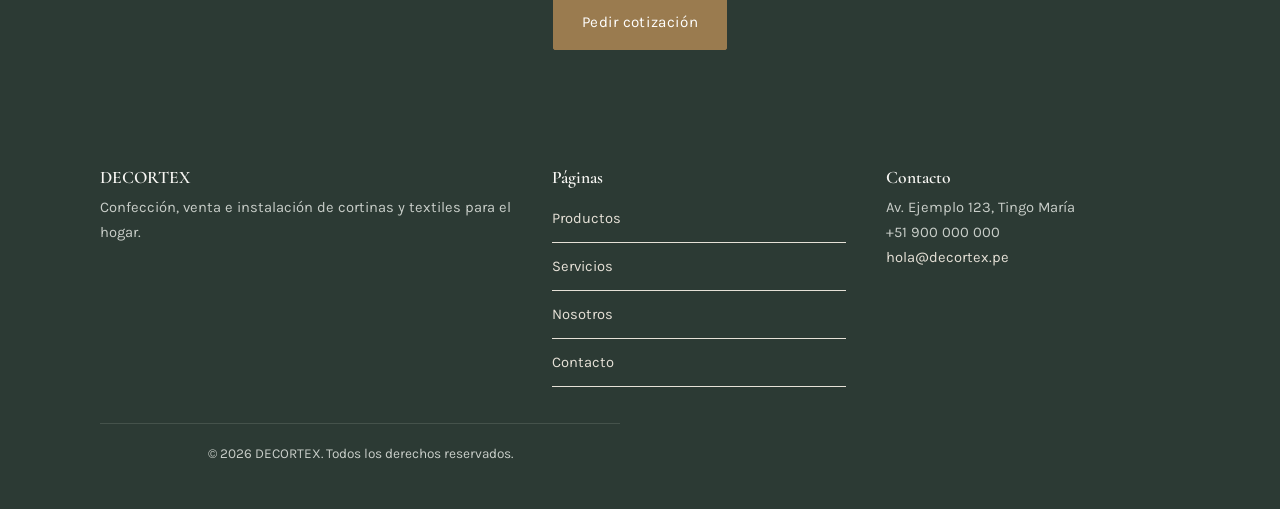
<file: productos.html>
<!DOCTYPE html>
<html lang="es">
<head>
  <meta charset="UTF-8">
  <meta name="viewport" content="width=device-width, initial-scale=1.0">
  <title>Productos | DECORTEX</title>
  <meta name="description" content="Cortinas, rollers, persianas, sábanas, cortinas de ducha y fundas para muebles.">
  <link rel="preconnect" href="https://fonts.googleapis.com">
  <link rel="preconnect" href="https://fonts.gstatic.com" crossorigin>
  <link href="https://fonts.googleapis.com/css2?family=Cormorant+Garamond:wght@500;600&family=Karla:wght@400;500&display=swap" rel="stylesheet">
  <link href="https://cdn.jsdelivr.net/npm/bootstrap@5.3.3/dist/css/bootstrap.min.css" rel="stylesheet">
  <link rel="stylesheet" href="estilos.css">
</head>
<body>

  <header class="cabecera">
    <!-- Animación 1: menú plegable (collapse) que se despliega en móvil -->
    <nav class="navbar navbar-expand-md contenedor" aria-label="Principal">
      <a href="index.html" class="logo">DECORTEX<span>TEXTILES PARA EL HOGAR</span></a>
      <button class="navbar-toggler" type="button" data-bs-toggle="collapse" data-bs-target="#menuPrincipal" aria-controls="menuPrincipal" aria-expanded="false" aria-label="Abrir menú">
        <span class="navbar-toggler-icon"></span>
      </button>
      <div class="collapse navbar-collapse justify-content-md-end" id="menuPrincipal">
        <ul class="navbar-nav menu">
            <li class="nav-item"><a class="nav-link" href="index.html">Inicio</a></li>
            <li class="nav-item"><a class="nav-link active" aria-current="page" href="productos.html">Productos</a></li>
            <li class="nav-item"><a class="nav-link" href="servicios.html">Servicios</a></li>
            <li class="nav-item"><a class="nav-link" href="nosotros.html">Nosotros</a></li>
            <li class="nav-item"><a class="nav-link" href="contacto.html">Contacto</a></li>
        </ul>
      </div>
    </nav>
  </header>

  <section class="portada portada-interior">
    <div class="contenedor portada-texto">
      <h1>Productos</h1>
      <p>Todo se confecciona a medida. Los precios dependen del ancho, el alto y la tela que elijas.</p>
      <button type="button" class="boton boton-claro" data-bs-toggle="modal" data-bs-target="#modalMedidas">Cómo medir tu ventana</button>
    </div>
  </section>

  <!-- ===== Cortinas ===== -->
  <section class="seccion">
    <div class="contenedor">
      <h2 class="titulo-seccion">Cortinas</h2>
      <p class="bajada">Para sala, dormitorio, comedor y oficina.</p>

      <div class="grilla-3">
        <article class="tarjeta">
          <div class="foto"></div>
          <div class="tarjeta-texto">
            <h3>Cortina blackout</h3>
            <p>Bloquea la luz casi por completo. Ideal para dormitorios y salas con sol directo.</p>
          </div>
        </article>

        <article class="tarjeta">
          <div class="foto"></div>
          <div class="tarjeta-texto">
            <h3>Cortina de lino</h3>
            <p>Caída suave y luz filtrada. Se combina con blackout en doble riel.</p>
          </div>
        </article>

        <article class="tarjeta">
          <div class="foto"></div>
          <div class="tarjeta-texto">
            <h3>Gasa y voile</h3>
            <p>Tela ligera que da privacidad de día sin quitar claridad.</p>
          </div>
        </article>

        <article class="tarjeta">
          <div class="foto"></div>
          <div class="tarjeta-texto">
            <h3>Roller screen</h3>
            <p>Enrollable con cadena. Baja el reflejo en pantallas y deja ver hacia afuera.</p>
          </div>
        </article>

        <article class="tarjeta">
          <div class="foto"></div>
          <div class="tarjeta-texto">
            <h3>Persiana horizontal</h3>
            <p>Lamas de aluminio o madera, con regulación de ángulo.</p>
          </div>
        </article>

        <article class="tarjeta">
          <div class="foto"></div>
          <div class="tarjeta-texto">
            <h3>Cortina romana</h3>
            <p>Se recoge en pliegues. Buena opción para ventanas pequeñas y cocinas.</p>
          </div>
        </article>
      </div>
    </div>
  </section>

  <!-- ===== Baño ===== -->
  <section class="seccion seccion-arena">
    <div class="contenedor">
      <h2 class="titulo-seccion">Baño</h2>
      <p class="bajada">Telas impermeables, lavables a máquina.</p>

      <div class="grilla-3">
        <article class="tarjeta">
          <div class="foto"></div>
          <div class="tarjeta-texto">
            <h3>Cortina de ducha lisa</h3>
            <p>Poliéster impermeable con tratamiento antihongos y ojales metálicos.</p>
          </div>
        </article>

        <article class="tarjeta">
          <div class="foto"></div>
          <div class="tarjeta-texto">
            <h3>Cortina de ducha estampada</h3>
            <p>Diseños neutros que combinan con mayólica clara u oscura.</p>
          </div>
        </article>

        <article class="tarjeta">
          <div class="foto"></div>
          <div class="tarjeta-texto">
            <h3>Barras y accesorios</h3>
            <p>Barras extensibles, ganchos y alfombras de baño a juego.</p>
          </div>
        </article>
      </div>
    </div>
  </section>

  <!-- ===== Cama y muebles ===== -->
  <section class="seccion">
    <div class="contenedor">
      <h2 class="titulo-seccion">Cama y muebles</h2>
      <p class="bajada">Medidas de 1, 1.5, 2 plazas, queen y king.</p>

      <div class="grilla-3">
        <article class="tarjeta">
          <div class="foto"></div>
          <div class="tarjeta-texto">
            <h3>Juego de sábanas</h3>
            <p>Algodón peinado de 144 hilos: sábana, encimera y dos fundas.</p>
          </div>
        </article>

        <article class="tarjeta">
          <div class="foto"></div>
          <div class="tarjeta-texto">
            <h3>Cubrecamas y edredones</h3>
            <p>Acolchados de temporada, en tonos neutros y lisos.</p>
          </div>
        </article>

        <article class="tarjeta">
          <div class="foto"></div>
          <div class="tarjeta-texto">
            <h3>Fundas para muebles</h3>
            <p>Forros para sofá, sillas de comedor y cojines decorativos.</p>
          </div>
        </article>

        <article class="tarjeta">
          <div class="foto"></div>
          <div class="tarjeta-texto">
            <h3>Manteles</h3>
            <p>Mantel, individuales y servilletas en la misma tela.</p>
          </div>
        </article>

        <article class="tarjeta">
          <div class="foto"></div>
          <div class="tarjeta-texto">
            <h3>Cojines decorativos</h3>
            <p>Rellenos de fibra siliconada, con funda removible y cierre.</p>
          </div>
        </article>

        <article class="tarjeta">
          <div class="foto"></div>
          <div class="tarjeta-texto">
            <h3>Rieles y soportes</h3>
            <p>Rieles simples, dobles, barras de madera y ganchos.</p>
          </div>
        </article>
      </div>
    </div>
  </section>

  <section class="franja">
    <div class="contenedor">
      <h2>Cotiza con tus medidas</h2>
      <p>Envíanos el ancho y alto de tu ventana y la tela que te interesa.</p>
      <a href="contacto.html" class="boton">Pedir cotización</a>
    </div>
  </section>

  <footer class="pie">
    <div class="contenedor">
      <div class="pie-columnas">
        <div>
          <h3>DECORTEX</h3>
          <p>Confección, venta e instalación de cortinas y textiles para el hogar.</p>
        </div>
        <div>
          <h3>Páginas</h3>
          <ul class="lista-limpia">
            <li><a href="productos.html">Productos</a></li>
            <li><a href="servicios.html">Servicios</a></li>
            <li><a href="nosotros.html">Nosotros</a></li>
            <li><a href="contacto.html">Contacto</a></li>
          </ul>
        </div>
        <div>
          <h3>Contacto</h3>
          <p>
            Av. Ejemplo 123, Tingo María<br>
            +51 900 000 000<br>
            <a href="mailto:hola@decortex.pe">hola@decortex.pe</a>
          </p>
        </div>
      </div>
      <p class="pie-final">© 2026 DECORTEX. Todos los derechos reservados.</p>
    </div>
  </footer>

  <!-- ===== Animación 4: ventana modal con desvanecido ===== -->
  <div class="modal fade" id="modalMedidas" tabindex="-1" aria-labelledby="modalMedidasTitulo" aria-hidden="true">
    <div class="modal-dialog modal-dialog-centered modal-dialog-scrollable">
      <div class="modal-content">
        <div class="modal-header">
          <h2 class="modal-title fs-4" id="modalMedidasTitulo">Cómo medir tu ventana</h2>
          <button type="button" class="btn-close" data-bs-dismiss="modal" aria-label="Cerrar"></button>
        </div>
        <div class="modal-body">
          <ol class="lista-pasos">
            <li><strong>Ancho.</strong> Mide la ventana de borde a borde y suma 15 cm por lado para que la cortina cubra el marco al abrirse.</li>
            <li><strong>Alto.</strong> Mide desde donde irá el riel, unos 10 cm sobre la ventana, hasta el piso. Resta 1 cm para que no roce.</li>
            <li><strong>Roller.</strong> Si va dentro del marco, mide el ancho interior. Si va por fuera, mide el ancho exterior.</li>
            <li><strong>Envíanos todo.</strong> Anota las medidas en centímetros y mándanos una foto de la ventana.</li>
          </ol>
        </div>
        <div class="modal-footer">
          <a href="contacto.html" class="boton">Enviar mis medidas</a>
          <button type="button" class="boton boton-claro" data-bs-dismiss="modal">Cerrar</button>
        </div>
      </div>
    </div>
  </div>

  <script src="https://cdn.jsdelivr.net/npm/bootstrap@5.3.3/dist/js/bootstrap.bundle.min.js"></script>
</body>
</html>
</file>
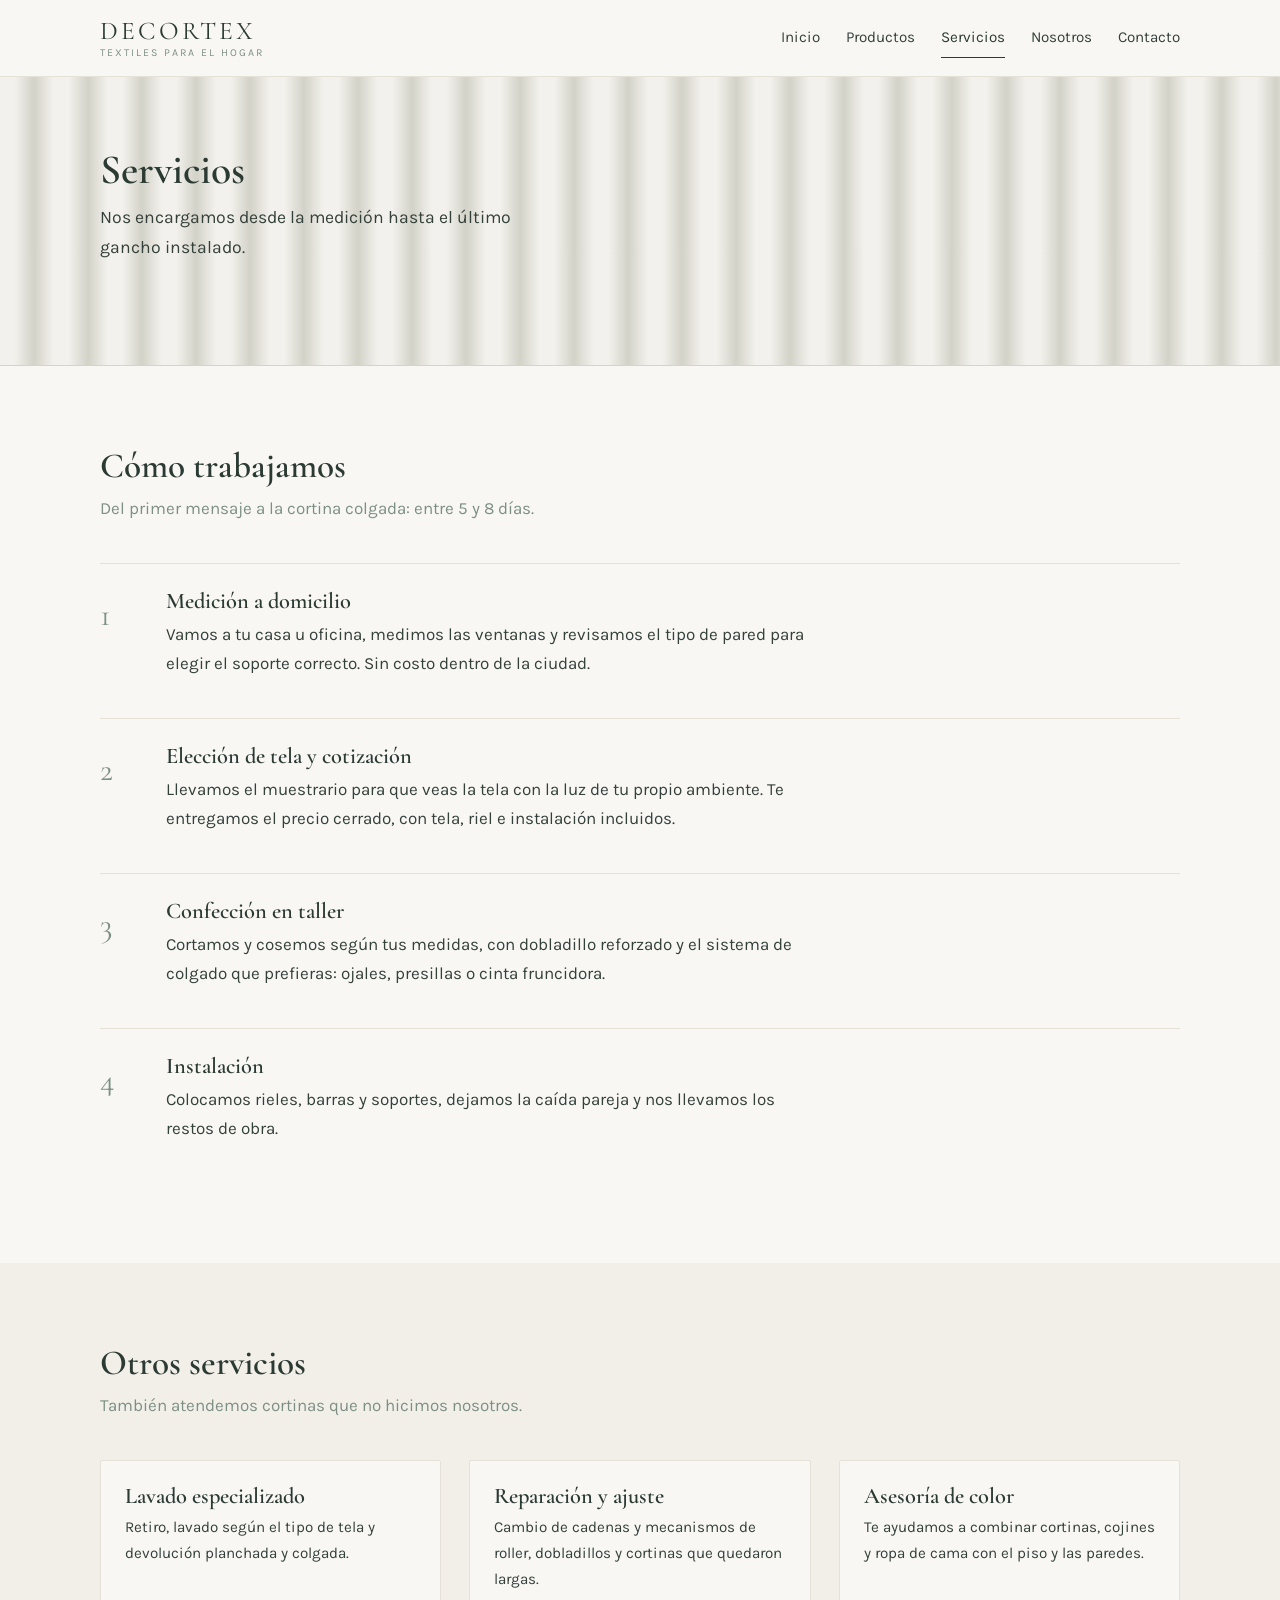
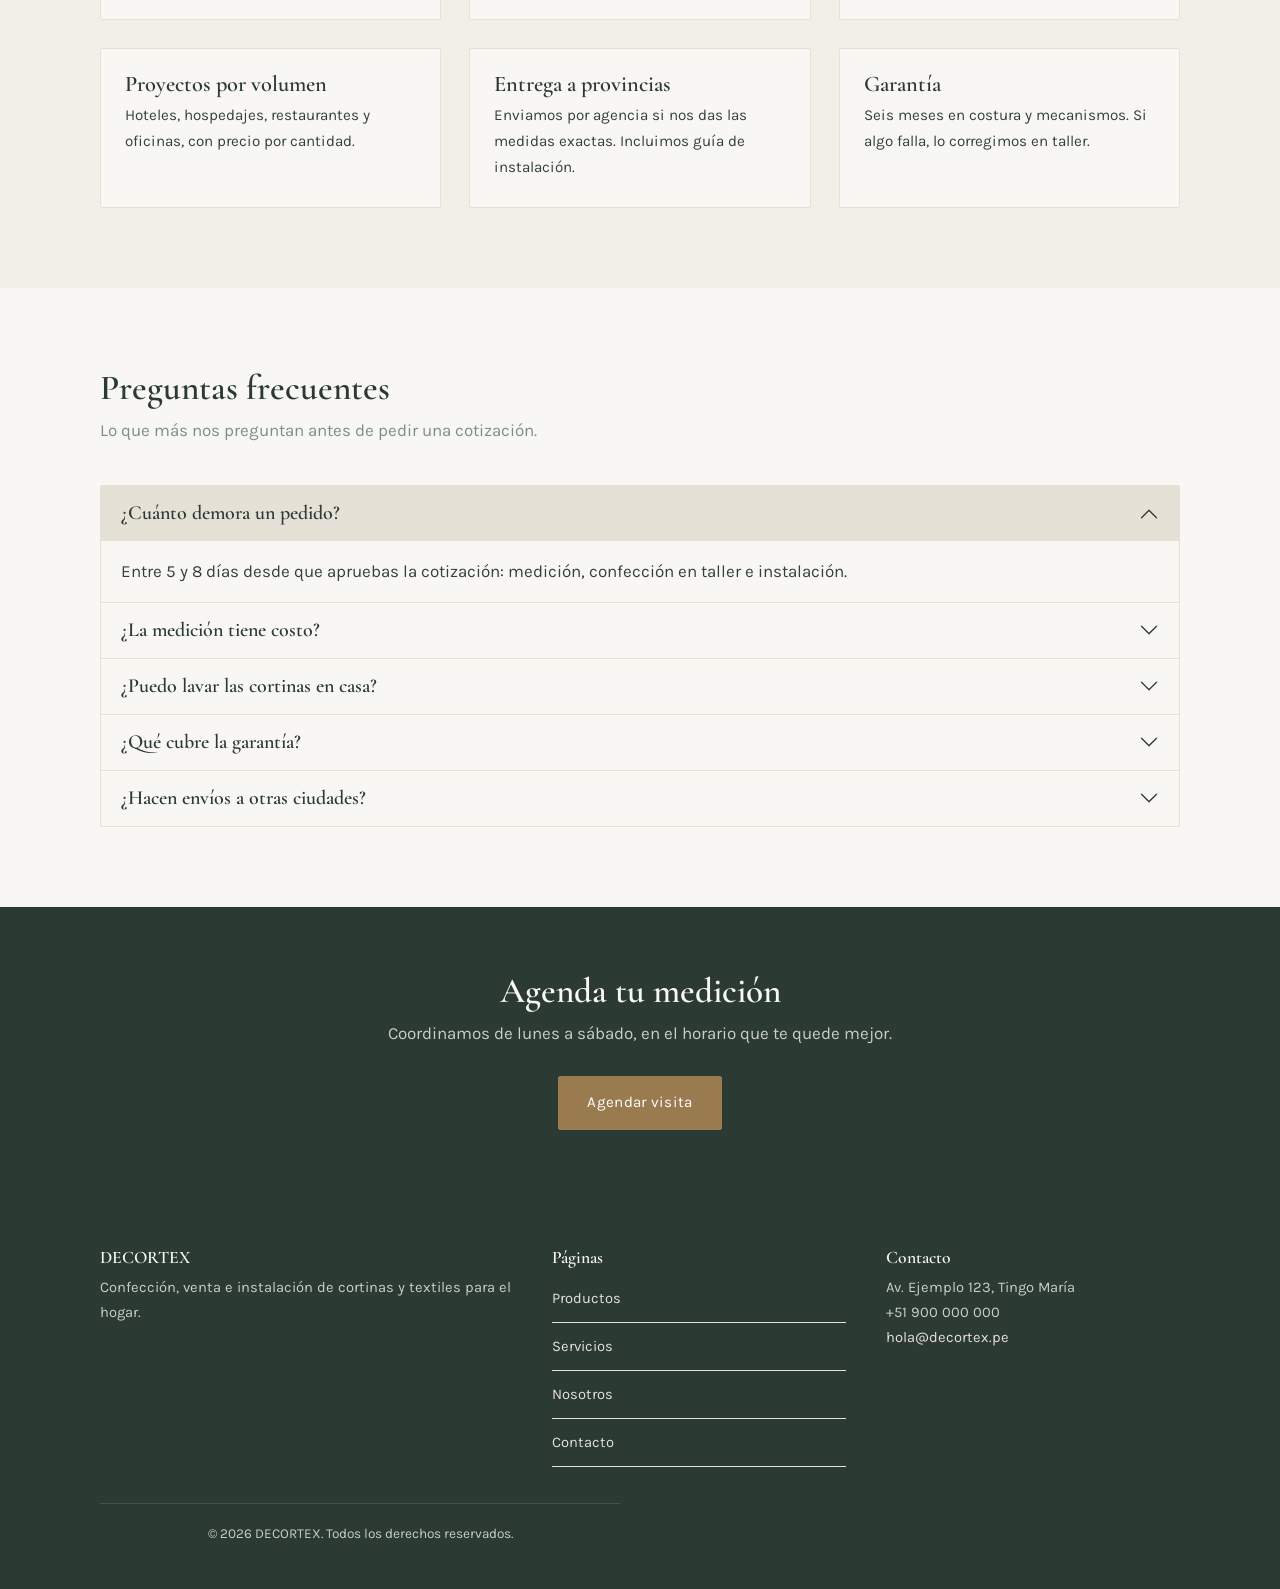
<file: servicios.html>
<!DOCTYPE html>
<html lang="es">
<head>
  <meta charset="UTF-8">
  <meta name="viewport" content="width=device-width, initial-scale=1.0">
  <title>Servicios | DECORTEX</title>
  <meta name="description" content="Medición a domicilio, confección a medida, instalación, lavado y reparación de cortinas.">
  <link rel="preconnect" href="https://fonts.googleapis.com">
  <link rel="preconnect" href="https://fonts.gstatic.com" crossorigin>
  <link href="https://fonts.googleapis.com/css2?family=Cormorant+Garamond:wght@500;600&family=Karla:wght@400;500&display=swap" rel="stylesheet">
  <link href="https://cdn.jsdelivr.net/npm/bootstrap@5.3.3/dist/css/bootstrap.min.css" rel="stylesheet">
  <link rel="stylesheet" href="estilos.css">
</head>
<body>

  <header class="cabecera">
    <!-- Animación 1: menú plegable (collapse) que se despliega en móvil -->
    <nav class="navbar navbar-expand-md contenedor" aria-label="Principal">
      <a href="index.html" class="logo">DECORTEX<span>TEXTILES PARA EL HOGAR</span></a>
      <button class="navbar-toggler" type="button" data-bs-toggle="collapse" data-bs-target="#menuPrincipal" aria-controls="menuPrincipal" aria-expanded="false" aria-label="Abrir menú">
        <span class="navbar-toggler-icon"></span>
      </button>
      <div class="collapse navbar-collapse justify-content-md-end" id="menuPrincipal">
        <ul class="navbar-nav menu">
            <li class="nav-item"><a class="nav-link" href="index.html">Inicio</a></li>
            <li class="nav-item"><a class="nav-link" href="productos.html">Productos</a></li>
            <li class="nav-item"><a class="nav-link active" aria-current="page" href="servicios.html">Servicios</a></li>
            <li class="nav-item"><a class="nav-link" href="nosotros.html">Nosotros</a></li>
            <li class="nav-item"><a class="nav-link" href="contacto.html">Contacto</a></li>
        </ul>
      </div>
    </nav>
  </header>

  <section class="portada portada-interior">
    <div class="contenedor portada-texto">
      <h1>Servicios</h1>
      <p>Nos encargamos desde la medición hasta el último gancho instalado.</p>
    </div>
  </section>

  <!-- ===== Proceso: aquí los números sí indican un orden real ===== -->
  <section class="seccion">
    <div class="contenedor">
      <h2 class="titulo-seccion">Cómo trabajamos</h2>
      <p class="bajada">Del primer mensaje a la cortina colgada: entre 5 y 8 días.</p>

      <div class="paso">
        <div class="paso-numero">1</div>
        <div>
          <h3>Medición a domicilio</h3>
          <p>Vamos a tu casa u oficina, medimos las ventanas y revisamos el tipo de pared para elegir el soporte correcto. Sin costo dentro de la ciudad.</p>
        </div>
      </div>

      <div class="paso">
        <div class="paso-numero">2</div>
        <div>
          <h3>Elección de tela y cotización</h3>
          <p>Llevamos el muestrario para que veas la tela con la luz de tu propio ambiente. Te entregamos el precio cerrado, con tela, riel e instalación incluidos.</p>
        </div>
      </div>

      <div class="paso">
        <div class="paso-numero">3</div>
        <div>
          <h3>Confección en taller</h3>
          <p>Cortamos y cosemos según tus medidas, con dobladillo reforzado y el sistema de colgado que prefieras: ojales, presillas o cinta fruncidora.</p>
        </div>
      </div>

      <div class="paso">
        <div class="paso-numero">4</div>
        <div>
          <h3>Instalación</h3>
          <p>Colocamos rieles, barras y soportes, dejamos la caída pareja y nos llevamos los restos de obra.</p>
        </div>
      </div>
    </div>
  </section>

  <!-- ===== Otros servicios ===== -->
  <section class="seccion seccion-arena">
    <div class="contenedor">
      <h2 class="titulo-seccion">Otros servicios</h2>
      <p class="bajada">También atendemos cortinas que no hicimos nosotros.</p>

      <div class="grilla-3">
        <article class="tarjeta">
          <div class="tarjeta-texto">
            <h3>Lavado especializado</h3>
            <p>Retiro, lavado según el tipo de tela y devolución planchada y colgada.</p>
          </div>
        </article>

        <article class="tarjeta">
          <div class="tarjeta-texto">
            <h3>Reparación y ajuste</h3>
            <p>Cambio de cadenas y mecanismos de roller, dobladillos y cortinas que quedaron largas.</p>
          </div>
        </article>

        <article class="tarjeta">
          <div class="tarjeta-texto">
            <h3>Asesoría de color</h3>
            <p>Te ayudamos a combinar cortinas, cojines y ropa de cama con el piso y las paredes.</p>
          </div>
        </article>

        <article class="tarjeta">
          <div class="tarjeta-texto">
            <h3>Proyectos por volumen</h3>
            <p>Hoteles, hospedajes, restaurantes y oficinas, con precio por cantidad.</p>
          </div>
        </article>

        <article class="tarjeta">
          <div class="tarjeta-texto">
            <h3>Entrega a provincias</h3>
            <p>Enviamos por agencia si nos das las medidas exactas. Incluimos guía de instalación.</p>
          </div>
        </article>

        <article class="tarjeta">
          <div class="tarjeta-texto">
            <h3>Garantía</h3>
            <p>Seis meses en costura y mecanismos. Si algo falla, lo corregimos en taller.</p>
          </div>
        </article>
      </div>
    </div>
  </section>

  <!-- ===== Animación 3: acordeón de preguntas frecuentes ===== -->
  <section class="seccion">
    <div class="contenedor">
      <h2 class="titulo-seccion">Preguntas frecuentes</h2>
      <p class="bajada">Lo que más nos preguntan antes de pedir una cotización.</p>

      <div class="accordion" id="preguntas">

        <div class="accordion-item">
          <h3 class="accordion-header">
            <button class="accordion-button" type="button" data-bs-toggle="collapse" data-bs-target="#pregunta1" aria-expanded="true" aria-controls="pregunta1">
              ¿Cuánto demora un pedido?
            </button>
          </h3>
          <div id="pregunta1" class="accordion-collapse collapse show" data-bs-parent="#preguntas">
            <div class="accordion-body">Entre 5 y 8 días desde que apruebas la cotización: medición, confección en taller e instalación.</div>
          </div>
        </div>

        <div class="accordion-item">
          <h3 class="accordion-header">
            <button class="accordion-button collapsed" type="button" data-bs-toggle="collapse" data-bs-target="#pregunta2" aria-expanded="false" aria-controls="pregunta2">
              ¿La medición tiene costo?
            </button>
          </h3>
          <div id="pregunta2" class="accordion-collapse collapse" data-bs-parent="#preguntas">
            <div class="accordion-body">Dentro de la ciudad es gratis. Si estás fuera, te decimos el costo antes de ir.</div>
          </div>
        </div>

        <div class="accordion-item">
          <h3 class="accordion-header">
            <button class="accordion-button collapsed" type="button" data-bs-toggle="collapse" data-bs-target="#pregunta3" aria-expanded="false" aria-controls="pregunta3">
              ¿Puedo lavar las cortinas en casa?
            </button>
          </h3>
          <div id="pregunta3" class="accordion-collapse collapse" data-bs-parent="#preguntas">
            <div class="accordion-body">Las cortinas de ducha y las de poliéster van a lavadora. El lino y el blackout conviene lavarlos en agua fría y sin retorcer. Con cada pedido te dejamos las indicaciones de tu tela.</div>
          </div>
        </div>

        <div class="accordion-item">
          <h3 class="accordion-header">
            <button class="accordion-button collapsed" type="button" data-bs-toggle="collapse" data-bs-target="#pregunta4" aria-expanded="false" aria-controls="pregunta4">
              ¿Qué cubre la garantía?
            </button>
          </h3>
          <div id="pregunta4" class="accordion-collapse collapse" data-bs-parent="#preguntas">
            <div class="accordion-body">Seis meses en costura y mecanismos. Si algo falla, lo corregimos en taller.</div>
          </div>
        </div>

        <div class="accordion-item">
          <h3 class="accordion-header">
            <button class="accordion-button collapsed" type="button" data-bs-toggle="collapse" data-bs-target="#pregunta5" aria-expanded="false" aria-controls="pregunta5">
              ¿Hacen envíos a otras ciudades?
            </button>
          </h3>
          <div id="pregunta5" class="accordion-collapse collapse" data-bs-parent="#preguntas">
            <div class="accordion-body">Sí, por agencia. Necesitamos las medidas exactas y te enviamos una guía de instalación con el pedido.</div>
          </div>
        </div>

      </div>
    </div>
  </section>

  <section class="franja">
    <div class="contenedor">
      <h2>Agenda tu medición</h2>
      <p>Coordinamos de lunes a sábado, en el horario que te quede mejor.</p>
      <a href="contacto.html" class="boton">Agendar visita</a>
    </div>
  </section>

  <footer class="pie">
    <div class="contenedor">
      <div class="pie-columnas">
        <div>
          <h3>DECORTEX</h3>
          <p>Confección, venta e instalación de cortinas y textiles para el hogar.</p>
        </div>
        <div>
          <h3>Páginas</h3>
          <ul class="lista-limpia">
            <li><a href="productos.html">Productos</a></li>
            <li><a href="servicios.html">Servicios</a></li>
            <li><a href="nosotros.html">Nosotros</a></li>
            <li><a href="contacto.html">Contacto</a></li>
          </ul>
        </div>
        <div>
          <h3>Contacto</h3>
          <p>
            Av. Ejemplo 123, Tingo María<br>
            +51 900 000 000<br>
            <a href="mailto:hola@decortex.pe">hola@decortex.pe</a>
          </p>
        </div>
      </div>
      <p class="pie-final">© 2026 DECORTEX. Todos los derechos reservados.</p>
    </div>
  </footer>

  <script src="https://cdn.jsdelivr.net/npm/bootstrap@5.3.3/dist/js/bootstrap.bundle.min.js"></script>
</body>
</html>
</file>
<file: estilos.css>
/* =========================================================
   DECORTEX — hoja de estilos única para todas las páginas
   Se carga DESPUÉS de Bootstrap, así que lo que escribimos aquí
   tiene prioridad sobre los estilos por defecto de Bootstrap.
   Orden: 1) variables  2) base  3) cabecera  4) portada
          5) secciones  6) tarjetas  7) formulario  8) pie
          9) versión móvil
   ========================================================= */

/* ---------- 1. Variables de color y tipografía ---------- */
:root {
  --pino: #2c3a34;        /* verde oscuro: textos y franjas */
  --salvia: #7d8f84;      /* verde medio: detalles */
  --arena: #e6e1d7;       /* beige claro: bordes y fondos suaves */
  --hueso: #f8f7f4;       /* fondo general */
  --bronce: #9a7b4f;      /* color de acento: enlaces y botones */
  --texto: #34403a;       /* gris verdoso para leer cómodo */

  --serif: "Cormorant Garamond", Georgia, serif;
  --sans: "Karla", "Trebuchet MS", sans-serif;
}

/* ---------- 2. Estilos base ---------- */
* {
  box-sizing: border-box;          /* el padding no agranda las cajas */
}

body {
  margin: 0;
  background-color: var(--hueso);
  color: var(--texto);
  font-family: var(--sans);
  font-size: 17px;
  line-height: 1.7;
}

h1, h2, h3 {
  font-family: var(--serif);
  color: var(--pino);
  font-weight: 600;
  line-height: 1.15;
  margin-top: 0;
}

h1 { font-size: 3.2rem; }
h2 { font-size: 2.2rem; }
h3 { font-size: 1.4rem; margin-bottom: 0.4rem; }

p { max-width: 65ch; }           /* líneas cortas = lectura cómoda */

a { color: var(--bronce); }

img { max-width: 100%; display: block; }

/* Caja centrada que usan todas las secciones */
.contenedor {
  width: 90%;
  max-width: 1080px;
  margin: 0 auto;
}

/* Botones */
.boton {
  display: inline-block;
  background-color: var(--pino);
  color: var(--hueso);
  padding: 13px 28px;
  border: 1px solid var(--pino);
  border-radius: 2px;
  text-decoration: none;
  font-size: 0.95rem;
  letter-spacing: 0.3px;
}

.boton:hover { background-color: #1e2a25; }

.boton-claro {
  background-color: transparent;
  color: var(--pino);
}

.boton-claro:hover {
  background-color: var(--arena);
  color: var(--pino);
}

/* Foco visible para quien navega con teclado */
a:focus-visible,
button:focus-visible,
input:focus-visible,
select:focus-visible,
textarea:focus-visible {
  outline: 2px solid var(--bronce);
  outline-offset: 3px;
}

/* ---------- 3. Cabecera y menú (navbar de Bootstrap) ---------- */
.cabecera {
  border-bottom: 1px solid var(--arena);
  background-color: var(--hueso);
}

.navbar.contenedor {
  padding-top: 18px;
  padding-bottom: 18px;
}

.logo {
  font-family: var(--serif);
  font-size: 1.6rem;
  letter-spacing: 3px;
  color: var(--pino);
  text-decoration: none;
  line-height: 1;
}

.logo span {
  display: block;
  font-family: var(--sans);
  font-size: 0.66rem;
  letter-spacing: 2px;
  color: var(--salvia);
  margin-top: 4px;
}

.navbar-toggler {
  border-color: #d9d3c7;
  border-radius: 2px;
}

.navbar-toggler:focus {
  box-shadow: 0 0 0 0.2rem rgba(154, 123, 79, 0.35);
}

.navbar .menu { padding: 10px 0 6px; }

.navbar .menu .nav-link {
  display: inline-block;      /* el subrayado mide solo el texto */
  color: var(--texto);
  font-size: 0.95rem;
  padding: 6px 0;
  border-bottom: 1px solid transparent;
}

.navbar .menu .nav-link:hover {
  color: var(--pino);
  border-bottom-color: var(--bronce);
}

/* Bootstrap marca la página actual con la clase "active" */
.navbar .menu .nav-link.active {
  color: var(--pino);
  border-bottom-color: var(--pino);
}

@media (min-width: 768px) {
  .navbar .menu {
    flex-direction: row;
    gap: 26px;
    padding: 0;
  }

  .navbar .menu .nav-link {
    padding-left: 0;
    padding-right: 0;
  }
}

/* ---------- 4. Portada (hero) ---------- */
.portada {
  background-color: var(--arena);
  background-image: repeating-linear-gradient(
    90deg,
    rgba(255, 255, 255, 0.55) 0px,
    rgba(255, 255, 255, 0.55) 14px,
    rgba(125, 143, 132, 0.18) 34px,
    rgba(255, 255, 255, 0.55) 54px
  );
  background-size: cover;
  border-bottom: 1px solid #d9d3c7;
}

.portada-texto {
  padding: 110px 0 120px;
}

.portada h1,
.portada .titulo-portada { max-width: 15ch; }

.portada p {
  font-size: 1.1rem;
  max-width: 46ch;
  margin-bottom: 32px;
}

/* Portada más baja para las páginas internas */
.portada-interior .portada-texto { padding: 70px 0; }
.portada-interior h1 { font-size: 2.6rem; }

/* ---------- 4b. Carrusel de la portada (Bootstrap) ---------- */
.carousel .portada-texto {
  min-height: 580px;
  padding: 70px 0 80px;
  display: flex;
  flex-direction: column;
  justify-content: center;
}

/* Las diapositivas 2 y 3 usan h2 por semántica, pero se ven como h1 */
.titulo-portada { font-size: 3.2rem; }

.acciones {
  display: flex;
  flex-wrap: wrap;
  gap: 12px;
}

.carousel-control-prev,
.carousel-control-next { width: 5%; }

/* Las flechas de Bootstrap son blancas; aquí las oscurecemos
   porque la portada es clara. */
.carousel-control-prev-icon,
.carousel-control-next-icon { filter: invert(1) grayscale(100); }

.carousel-indicators [data-bs-target] { background-color: var(--pino); }

/* ---------- 5. Secciones ---------- */
.seccion { padding: 80px 0; }

.seccion-arena { background-color: #f2efe9; }

.titulo-seccion { margin-bottom: 8px; }

.bajada {
  color: var(--salvia);
  margin-bottom: 40px;
}

/* Rejillas: 3 columnas y 2 columnas */
.grilla-3 {
  display: grid;
  grid-template-columns: repeat(3, 1fr);
  gap: 28px;
}

.grilla-2 {
  display: grid;
  grid-template-columns: 1fr 1fr;
  gap: 48px;
  align-items: center;
}

/* ---------- 6. Tarjetas y fotos ---------- */
.tarjeta {
  background-color: var(--hueso);
  border: 1px solid var(--arena);
  border-radius: 2px;
  overflow: hidden;
}

.tarjeta:hover { border-color: var(--salvia); }

.tarjeta-texto { padding: 22px 24px 26px; }

.tarjeta p { font-size: 0.95rem; margin: 0; }

.foto {
  height: 210px;
  background-color: var(--arena);
  background-image: repeating-linear-gradient(
    90deg,
    rgba(255, 255, 255, 0.5) 0px,
    rgba(255, 255, 255, 0.5) 10px,
    rgba(125, 143, 132, 0.22) 24px,
    rgba(255, 255, 255, 0.5) 38px
  );
}

.foto-alta { height: 330px; }

/* Lista de ambientes o materiales */
.lista-limpia {
  list-style: none;
  padding: 0;
  margin: 0;
}

.lista-limpia li {
  padding: 11px 0;
  border-bottom: 1px solid var(--arena);
}

/* Servicios numerados: aquí sí hay un orden real (1, 2, 3, 4) */
.paso {
  display: flex;
  gap: 20px;
  padding: 24px 0;
  border-top: 1px solid var(--arena);
}

.paso-numero {
  font-family: var(--serif);
  font-size: 2rem;
  color: var(--salvia);
  min-width: 46px;
}

/* Franja de llamada a la acción */
.franja {
  background-color: var(--pino);
  color: var(--arena);
  padding: 64px 0;
  text-align: center;
}

.franja h2 { color: var(--hueso); }

.franja p { margin: 0 auto 28px; color: #c9cec9; }

.franja .boton {
  background-color: var(--bronce);
  border-color: var(--bronce);
  color: #fff;
}

.franja .boton:hover { background-color: #86693f; }

/* ---------- 7. Formulario de contacto ---------- */
.formulario label {
  display: block;
  margin-bottom: 6px;
  font-size: 0.9rem;
  color: var(--pino);
}

.formulario input,
.formulario select,
.formulario textarea {
  width: 100%;
  padding: 11px 13px;
  margin-bottom: 20px;
  border: 1px solid #d9d3c7;
  border-radius: 2px;
  background-color: #fff;
  font-family: var(--sans);
  font-size: 1rem;
  color: var(--texto);
}

.formulario textarea { min-height: 130px; resize: vertical; }

.datos-contacto p { margin: 0 0 18px; }

.dato-titulo {
  color: var(--salvia);
  font-size: 0.85rem;
  display: block;
}

/* ---------- 7b. Componentes de Bootstrap con la paleta de DECORTEX ---------- */

/* Acordeón (preguntas frecuentes) */
.accordion {
  --bs-accordion-bg: var(--hueso);
  --bs-accordion-color: var(--texto);
  --bs-accordion-border-color: var(--arena);
  --bs-accordion-border-radius: 2px;
  --bs-accordion-inner-border-radius: 1px;
  --bs-accordion-btn-color: var(--pino);
  --bs-accordion-btn-bg: var(--hueso);
  --bs-accordion-active-color: var(--pino);
  --bs-accordion-active-bg: var(--arena);
  --bs-accordion-btn-focus-border-color: var(--bronce);
  --bs-accordion-btn-focus-box-shadow: 0 0 0 0.2rem rgba(154, 123, 79, 0.35);
  --bs-accordion-btn-icon: url("data:image/svg+xml,%3csvg xmlns='http://www.w3.org/2000/svg' viewBox='0 0 16 16' fill='%232c3a34'%3e%3cpath fill-rule='evenodd' d='M1.646 4.646a.5.5 0 0 1 .708 0L8 10.293l5.646-5.647a.5.5 0 0 1 .708.708l-6 6a.5.5 0 0 1-.708 0l-6-6a.5.5 0 0 1 0-.708z'/%3e%3c/svg%3e");
  --bs-accordion-btn-active-icon: url("data:image/svg+xml,%3csvg xmlns='http://www.w3.org/2000/svg' viewBox='0 0 16 16' fill='%232c3a34'%3e%3cpath fill-rule='evenodd' d='M1.646 4.646a.5.5 0 0 1 .708 0L8 10.293l5.646-5.647a.5.5 0 0 1 .708.708l-6 6a.5.5 0 0 1-.708 0l-6-6a.5.5 0 0 1 0-.708z'/%3e%3c/svg%3e");
}

.accordion-button {
  font-family: var(--serif);
  font-size: 1.25rem;
  font-weight: 600;
}

/* Ventana modal */
.modal {
  --bs-modal-bg: var(--hueso);
  --bs-modal-border-color: var(--arena);
  --bs-modal-border-radius: 2px;
  --bs-modal-inner-border-radius: 1px;
  --bs-modal-header-border-color: var(--arena);
  --bs-modal-footer-border-color: var(--arena);
}

.lista-pasos {
  margin: 0;
  padding-left: 1.2rem;
}

.lista-pasos li { margin-bottom: 14px; }
.lista-pasos li:last-child { margin-bottom: 0; }

/* Barras de progreso */
.progress {
  --bs-progress-height: 0.6rem;
  --bs-progress-bg: #d9d3c7;
  --bs-progress-border-radius: 2px;
  --bs-progress-bar-bg: var(--salvia);
}

.indicador-bloque { margin-bottom: 26px; }
.indicador-bloque:last-child { margin-bottom: 0; }

.indicador {
  display: flex;
  justify-content: space-between;
  gap: 16px;
  margin-bottom: 8px;
  color: var(--pino);
  font-size: 0.95rem;
}

/* ---------- 8. Pie de página ---------- */
.pie {
  background-color: var(--pino);
  color: #c9cec9;
  padding: 54px 0 28px;
  font-size: 0.92rem;
}

.pie h3 { color: var(--hueso); font-size: 1.1rem; }

.pie a { color: var(--arena); text-decoration: none; }

.pie a:hover { text-decoration: underline; }

.pie-columnas {
  display: grid;
  grid-template-columns: 1.4fr 1fr 1fr;
  gap: 40px;
}

.pie-final {
  margin-top: 36px;
  padding-top: 18px;
  border-top: 1px solid #45524b;
  text-align: center;
  font-size: 0.85rem;
}

/* ---------- 9. Versión móvil ---------- */
@media (max-width: 760px) {
  body { font-size: 16px; }

  h1 { font-size: 2.3rem; }
  h2 { font-size: 1.8rem; }
  .titulo-portada { font-size: 2.3rem; }

  .portada-texto { padding: 70px 0; }

  .seccion { padding: 56px 0; }

  .grilla-3,
  .grilla-2,
  .pie-columnas {
    grid-template-columns: 1fr;   /* una sola columna */
    gap: 24px;
  }
}
</file>
